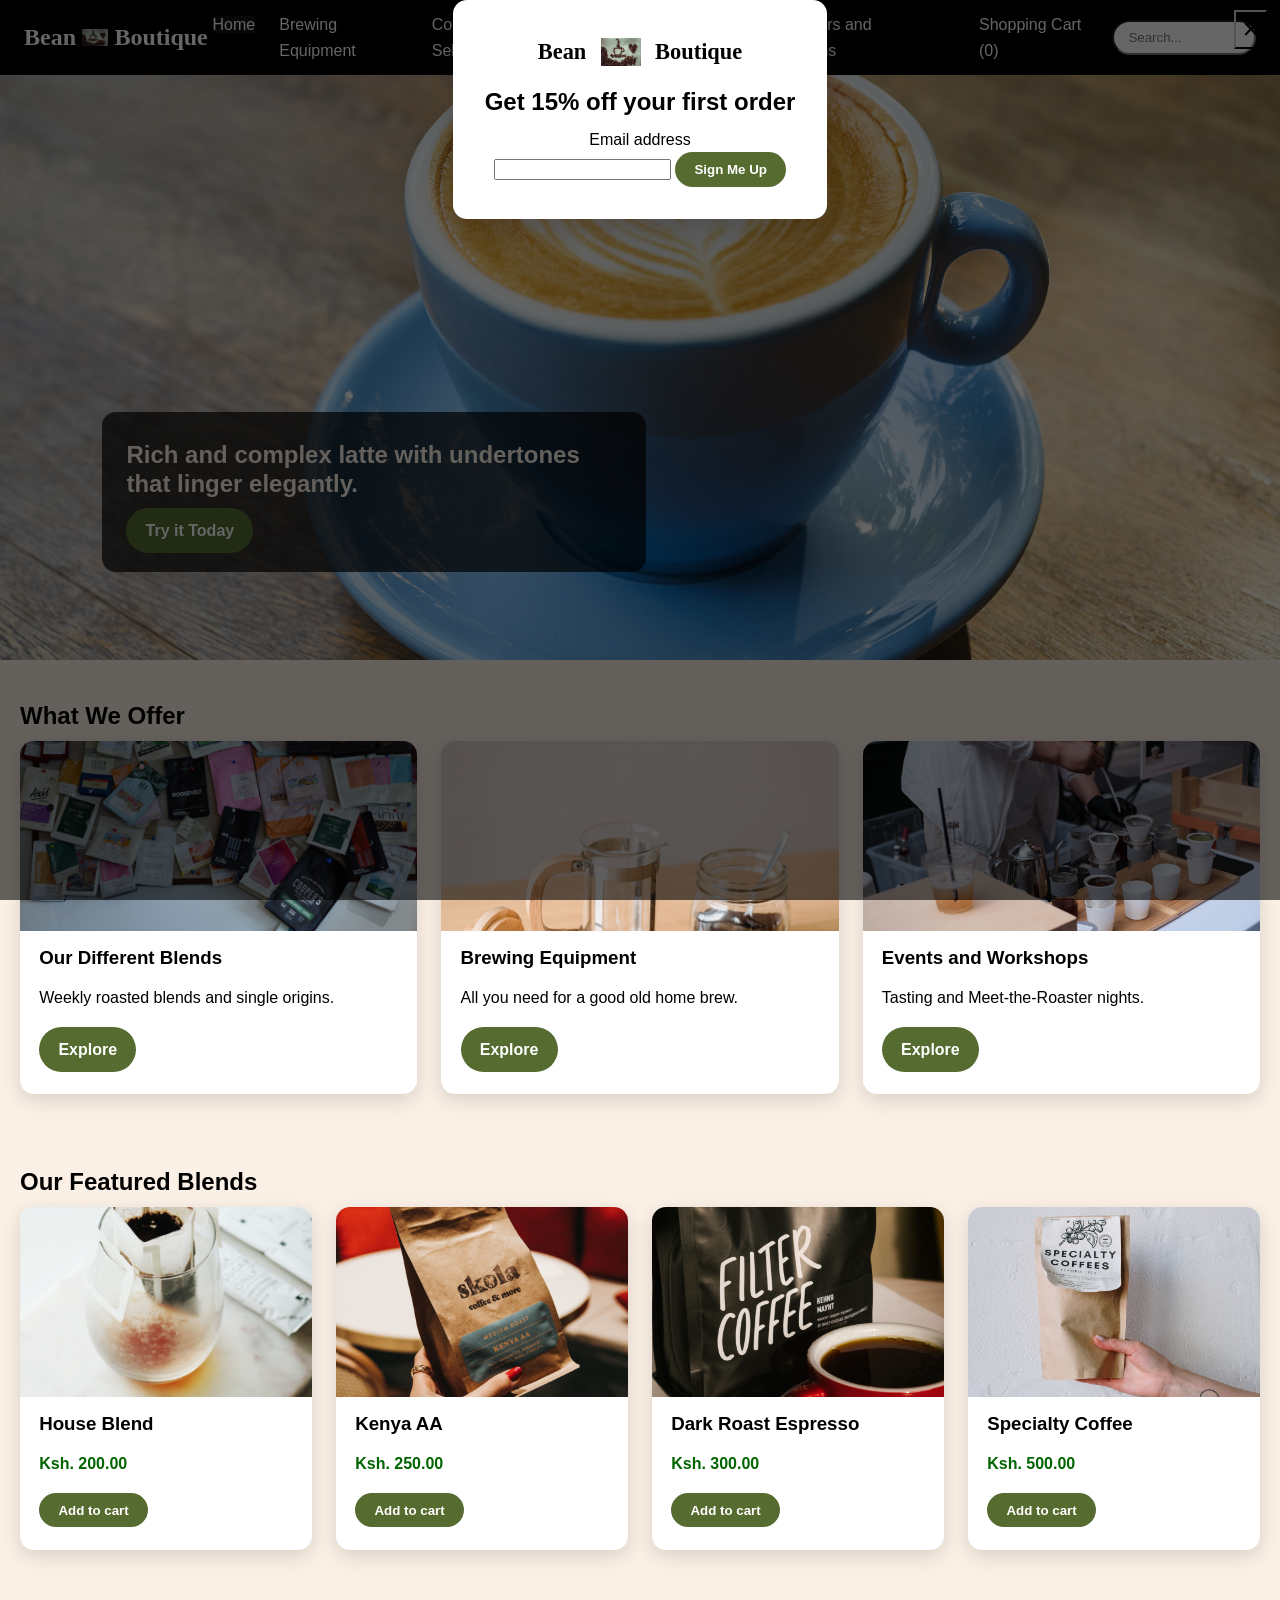
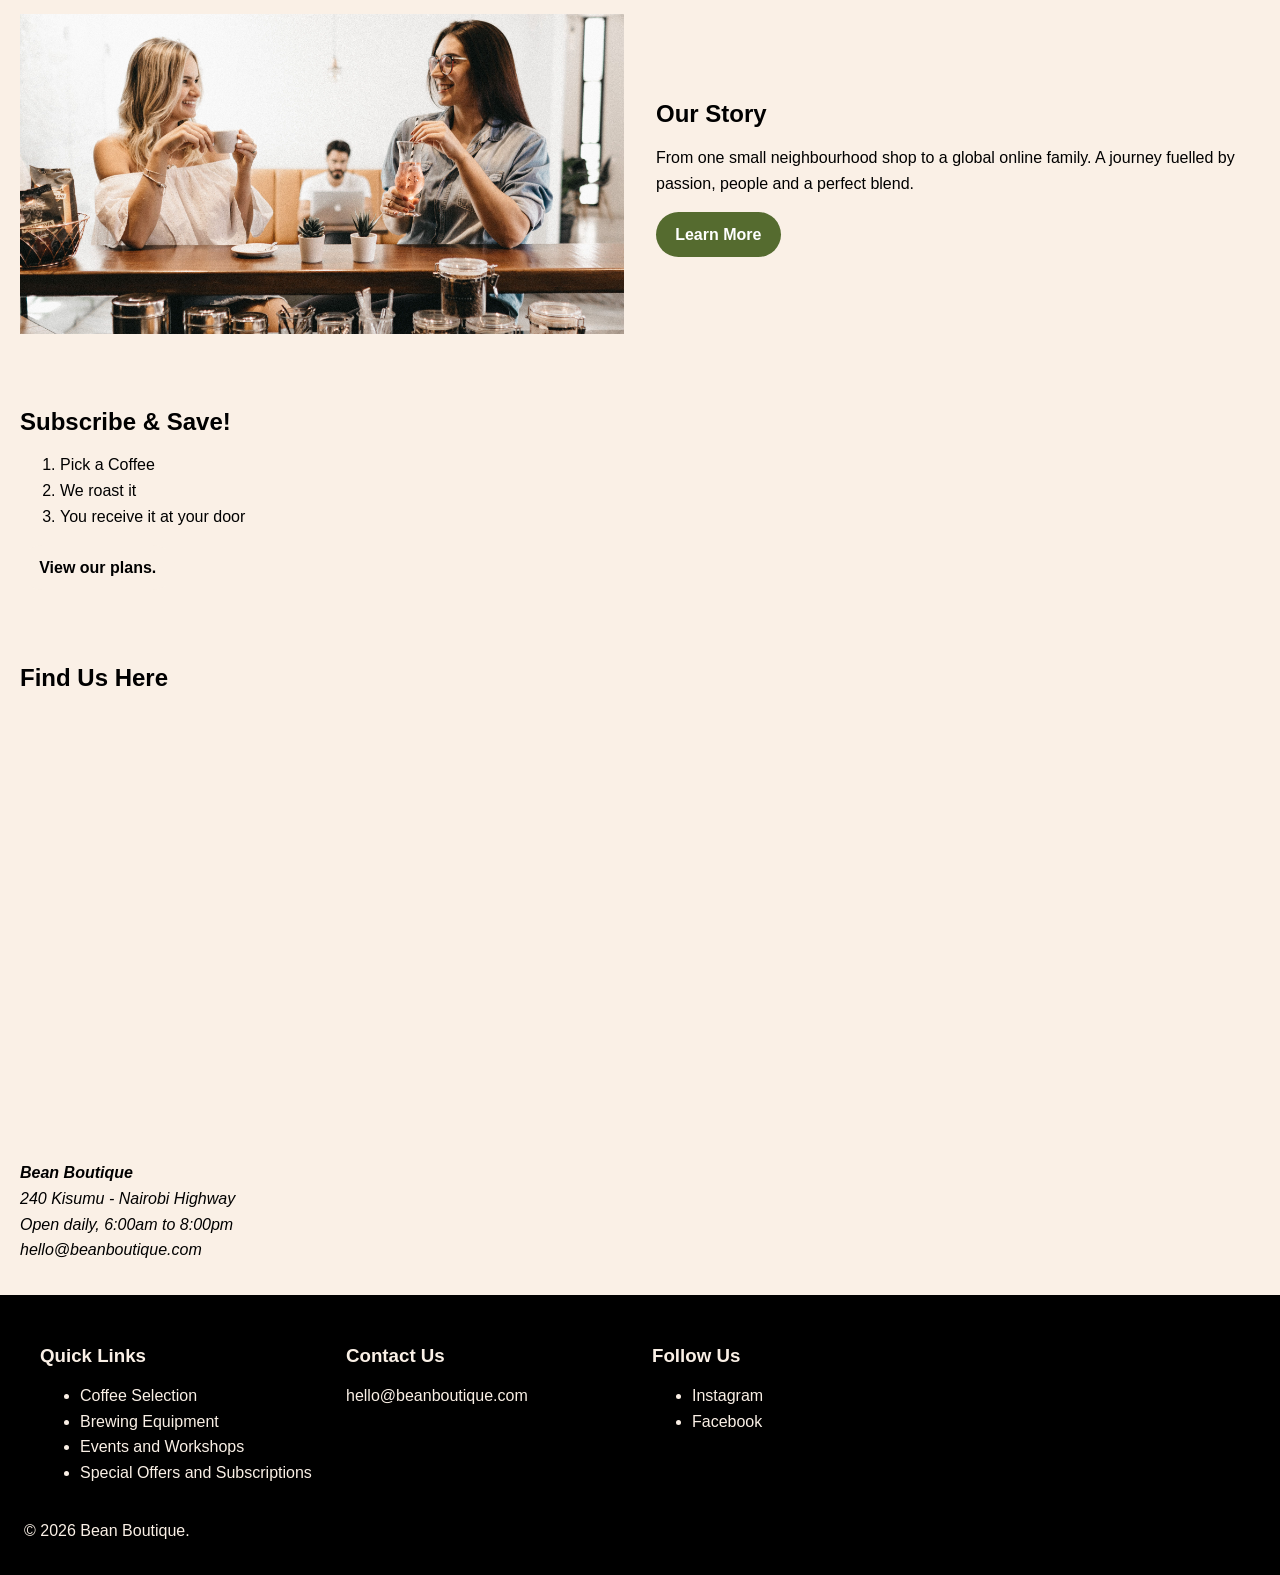
<file: index.html>
<!DOCTYPE html>
<html lang="en">
<head>
    <meta charset="UTF-8">
    <meta name="viewport" content="width=device-width, initial-scale=1.0">
    <title>Bean Boutique | Freshly Roasted. Enjoyed Together.</title>
    <link rel="stylesheet" href="style.css">
    <script src="main.js" defer></script>
</head>
<body>
    <header class="site-header">
    <a class="logo" href="index.html" aria-label="Bean Boutique home">
        Bean
       <img class="logo-bean" src="Images/coffee_bean.jpg" alt="">
        Boutique
    </a>

    <button class="menu-toggle" id="menuToggle" aria-expanded="false" aria-controls="mainNav">Menu</button>

    <!--This is the main navigation bar containing the links to the 6 pages-->
    <nav id="mainNav" class="main-nav" aria-label="Main navigation">
        <ul>
            <!--The "current" class has been used to highlight the page on which the visitor is on-->
            <li><a href=" index.html " class="current" aria-current="page">Home</a></li>
            <li><a href="brewing_equipment.html">Brewing Equipment</a></li>
            <li><a href="coffee_selection.html">Coffee Selection</a></li>
            <li><a href="events_workshops.html">Events and Workshops</a></li>
            <li><a href="offers_subscriptions.html">Special Offers and Subscriptions</a></li>
            <li><a href="shopping_cart.html">Shopping Cart (<span id="cartCount">0</span>)</a></li>
        </ul>
    </nav>

    <!--This is division class is an on-page search box-->
    <div class="search-box">
        <label for="pageSearch" class="visually-hidden">Search</label>
        <input type="search" id="pageSearch" placeholder="Search...">
    </div>
</header>

<!--Main content for the index page-->
<main>
    <!--A hero slideshow featuring events and products-->
    <section class="hero" aria-label="Our Products and Events">
    <!--Slide 1: welcome message-->
    <div class="slide active"> 
        <img src="Images/coffee_beans_in_a_cup.jpg" alt="Freshly roasted coffee beans!">
        <div class="slide-text">
            <h1>Freshly Roasted. Enjoyed Together.</h1>
            <a class="btn" href="coffee_selection.html">Shop our Bright, Bold, Unforgettable Coffee </a>
            <a class="btn btn-light" href="events_workshops.html">Get an Invite to Our Upcoming Events</a>
        </div>
    </div>

    <!--Slide 2: Our featured products-->
    <div class="slide">
        <img src="Images/latte_coffee.jpg" alt="A latte with love art">
        <div class="slide-text">
            <h2>Rich and complex latte with undertones that linger elegantly.</h2>
            <a class="btn" href="coffee_selection.html">Try it Today</a>
        </div>
    </div>

    <!--Slide 3: Our Upcoming Events-->
    <div class="slide">
        <img src="Images/coffee_tasting.jpg" alt="People at one of our coffee tasting workshops">
        <div class="slide-text">
            <h2>Join Us for Our Next Kenya AA Tasting</h2>
            <a class="btn" href="events_workshops.html">Reserve Your Seat.</a>
        </div>
    </div>


    <!--Previous and next arrows work with either a mouse or keyboard navigation keys-->
    <button class="slide-btn prev" id="prevSlide" aria-label="Previous slide">&#10094;</button>
    <button class="slide-btn next" id="nextSlide" aria-label="Next slide">&#10095;</button>
</section>

<!--Section 1: What we Offer at Bean Boutique-->
<section class="section">
    <h2>What We Offer</h2>
    <div class="grid grid-3">
        <!--Card 1: Our coffee-->
        <article class="card searchable">
            <img src="Images/coffee_bags.jpg" alt="Bean Boutique coffee satchets.">
            <div class="card-body">
                <h3>Our Different Blends</h3>
                <p>Weekly roasted blends and single origins.</p>
                <a class="btn" href="coffee_selection.html">Explore</a>
            </div>
        </article>

        <!--Card 2: Our Brewing Equipment-->
        <article class="card searchable">
            <img src="Images/french_press.jpg" alt="A French Press brewing equipment">
            <div class="card-body">
                <h3>Brewing Equipment</h3>
                <p>All you need for a good old home brew.</p>
                <a class="btn" href="brewing_equipment.html">Explore</a>
            </div>
        </article>

        <!--Card 3: Our Events and Workshops-->
        <article class="card searchable">
            <img src="Images/brewing_class.jpg" alt="A barista leading a brewing class">
            <div class="card-body">
                <h3>Events and Workshops</h3>
                <p>Tasting and Meet-the-Roaster nights.</p>
                <a class="btn" href="events_workshops.html">Explore</a>
            </div>
        </article>
    </div>
</section>

<!--Section 2: Our Featured Blends-->
<section class="section section-alt">
    <h2>Our Featured Blends</h2>
    <div class="grid grid-4">
        <!--First product-->
        <article class="card searchable">
            <img src="Images/blend_bag.jpg" alt="Our House Blend Coffee Bag.">
            <div class="card-body">
                <h3>House Blend</h3>
                <p class="price">Ksh. 200.00</p>
                <button class="btn add-to-cart" data-name="House Blend" data-price="200.00">Add to cart</button>
            </div>
            
        </article>

        <!--Second product-->
        <article class="card searchable">
            <img src="Images/Kenya_AA.jpg" alt="Our Kenya AA Coffee Bag.">
            <div class="card-body">
                <h3>Kenya AA</h3>
                <p class="price">Ksh. 250.00</p>
                <button class="btn add-to-cart" data-name="Kenya AA" data-price="250.00">Add to cart</button>
            </div>
            
        </article>

        <!--Third product-->
        <article class="card searchable">
            <img src="Images/Dark_Roast.jpg" alt="Our Dark Roast Espresso Coffee Bag.">
            <div class="card-body">
                <h3>Dark Roast Espresso</h3>
                <p class="price">Ksh. 300.00</p>
                <button class="btn add-to-cart" data-name="Dark Roast Espresso" data-price="300.00">Add to cart</button>
            </div>
            
        </article>

        <!--Fourth product-->
        <article class="card searchable">
            <img src="Images/specialty_coffee.jpg" alt="Our Specialty Coffee Bag.">
            <div class="card-body">
                <h3>Specialty Coffee</h3>
                <p class="price">Ksh. 500.00</p>
                <button class="btn add-to-cart" data-name="Specialty Coffee" data-price="500.00">Add to cart</button>
            </div>
            
        </article>
    </div>
</section>

<!--Section 3: Our Incredible Story-->
<section class="section">
    <div class="story searchable">
        <img src="Images/people_enjoying_coffee.jpg" alt="Friends having coffee.">
        <div>
            <h2>Our Story</h2>
            <p>From one small neighbourhood shop to a global online family. A journey fuelled by passion, people and a perfect blend. </p>
            <a class="btn" href="index.html">Learn More</a>
        </div>
    </div>
</section>

<!--Section 4: Subscribe and Save Banner-->
<section class="section banner">
    <h2>Subscribe & Save!</h2>
    <ol class="steps">
        <li>Pick a Coffee</li>
        <li>We roast it</li>
        <li>You receive it at your door</li>
    </ol>
    <a class="btn btn-light" href="offers_subscriptions.html">View our plans.</a>
</section>

<!--Section 5: Find us here-->
<section class="section">
    <h2>Find Us Here</h2>
    <div class="find-us-here">
        <iframe
            title="Map to Bean Boutique Location"
            src="https://www.google.com/maps?q=Kisumu&output=embed"
            loading="lazy"
            allowfullscreen
            style="border: 0;"
            height="450"
            width="600">
        </iframe>

        <!--Bean Boutique Contact details-->
        <address>
            <strong>Bean Boutique</strong> <br>
            240 Kisumu - Nairobi Highway <br>
            Open daily, 6:00am to 8:00pm <br>
            <a href="mailto:hello@beanboutique.com">hello@beanboutique.com</a>
        </address>
    </div>
</section>
</main>

<!--Footer-->
<footer class="site-footer">
    <div class="footer-grid">
        <!--Column 1 with quick links to the other pages-->
        <div>
            <h3>Quick Links</h3>
            <ul>
                <li><a href="coffee_selection.html">Coffee Selection</a></li>
                <li><a href="brewing_equipment.html">Brewing Equipment</a></li>
                <li><a href="events_workshops.html">Events and Workshops</a></li>
                <li><a href="offers_subscriptions.html">Special Offers and Subscriptions</a></li>
            </ul>
        </div>

        <!--Column 2 with Bean Boutique's Contact Details-->
        <div>
            <h3>Contact Us</h3>
            <p>hello@beanboutique.com</p>
        </div>

        <!--Column 3 with Social Media Links-->
        <div>
            <h3>Follow Us</h3>
            <ul>
                <li><a href="#beanboutique">Instagram</a></li>
                <li><a href="#beanboutique">Facebook</a></li>
            </ul>
        </div>
    </div>
    <p>&copy; 2026 Bean Boutique.</p>
</footer>

<!--Modal Popoup for every first time visit-->
<div class="modal" id="welcomeModal" role="dialog" aria-modal="true" aria-labelledby="modalTitle">
    <div class="modal-box">
        <button class="modal-close" id="closeModal" aria-label="Close popup">&times;</button>

        <a class="logo" href="index.html" aria-label="Bean Boutique home">
        Bean
       <img class="logo-bean" src="Images/coffee_bean.jpg" alt="">
        Boutique
        </a>
        
        <h2 id="modalTitle"> Get 15% off your first order</h2>
        <form action="mailto:hello@beanboutique.com" method="post" enctype="text/plain">
            <label for="modalEmail">Email address</label> <br>
            <input type="email" id="modalEmail" name="email" required> 
            <button type="submit" class="btn">Sign Me Up</button>
        </form>
    </div>
</div>
</body>
</html>
</file>
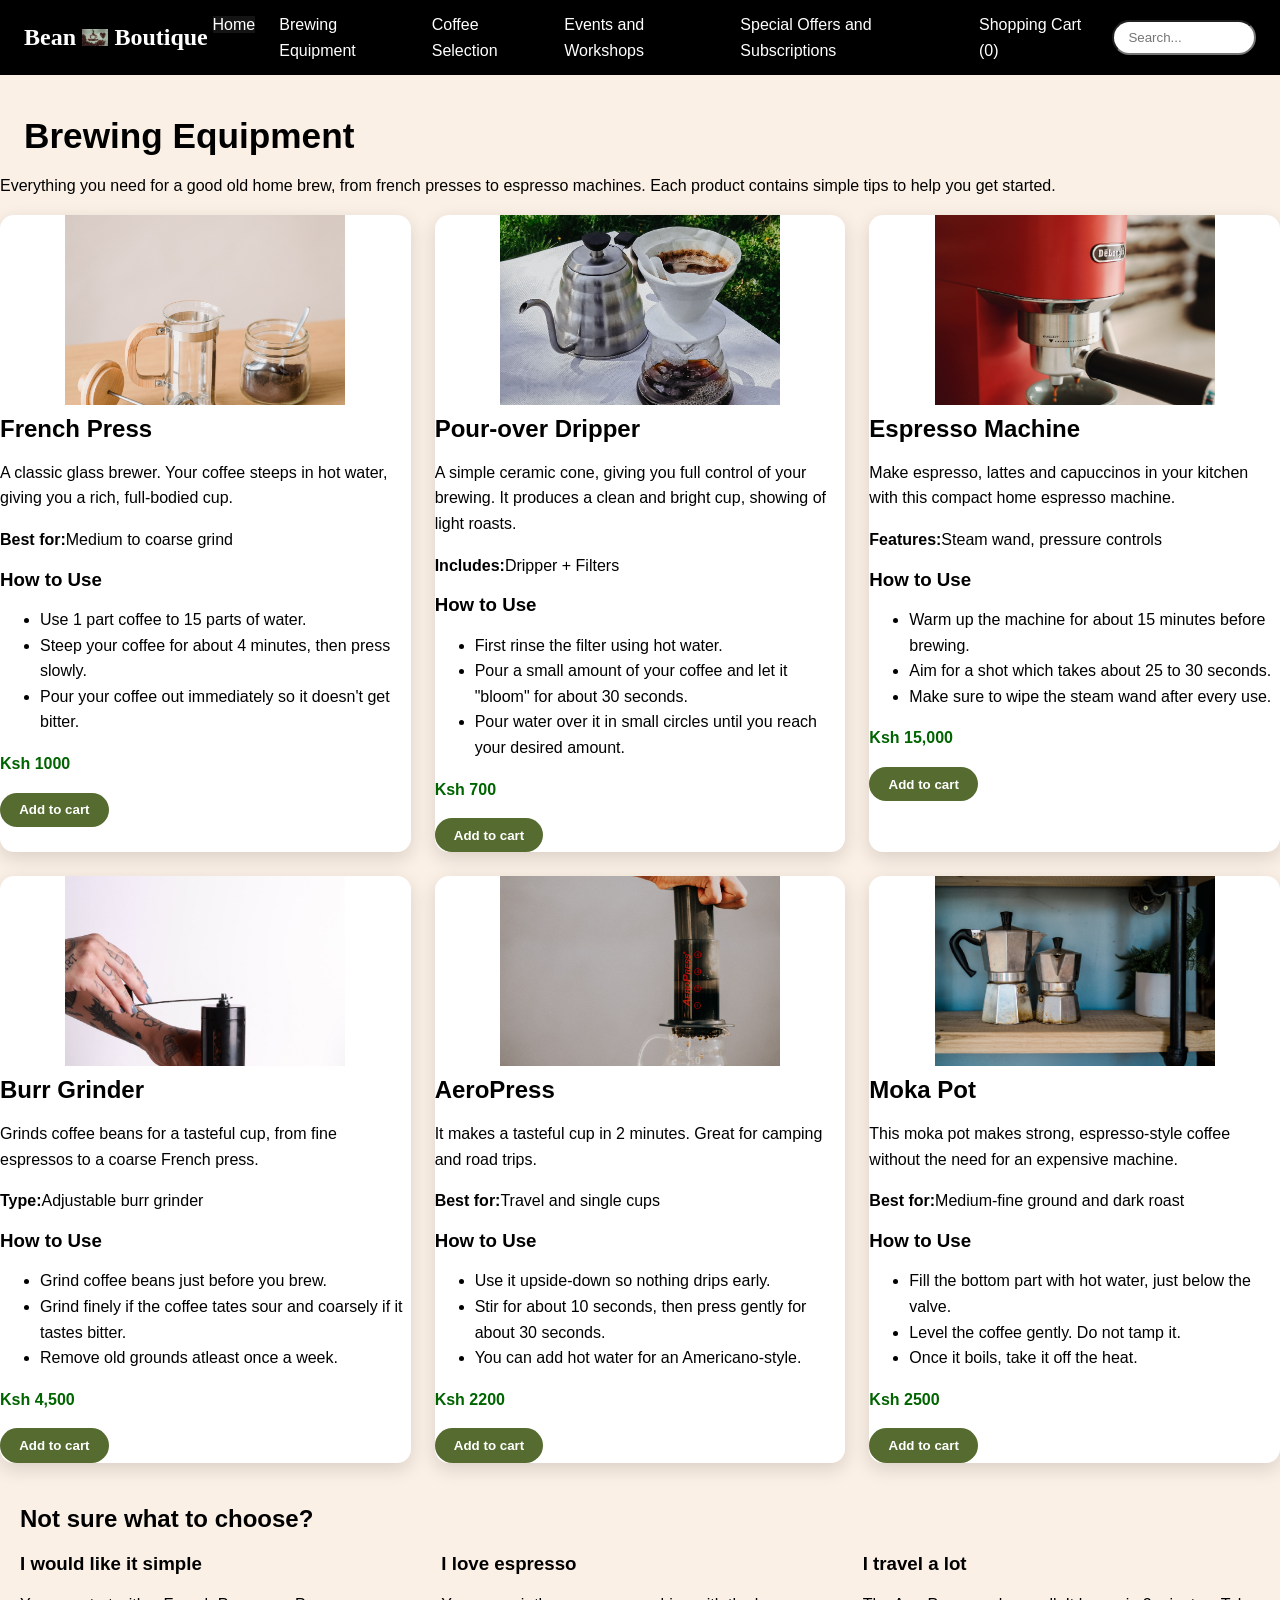
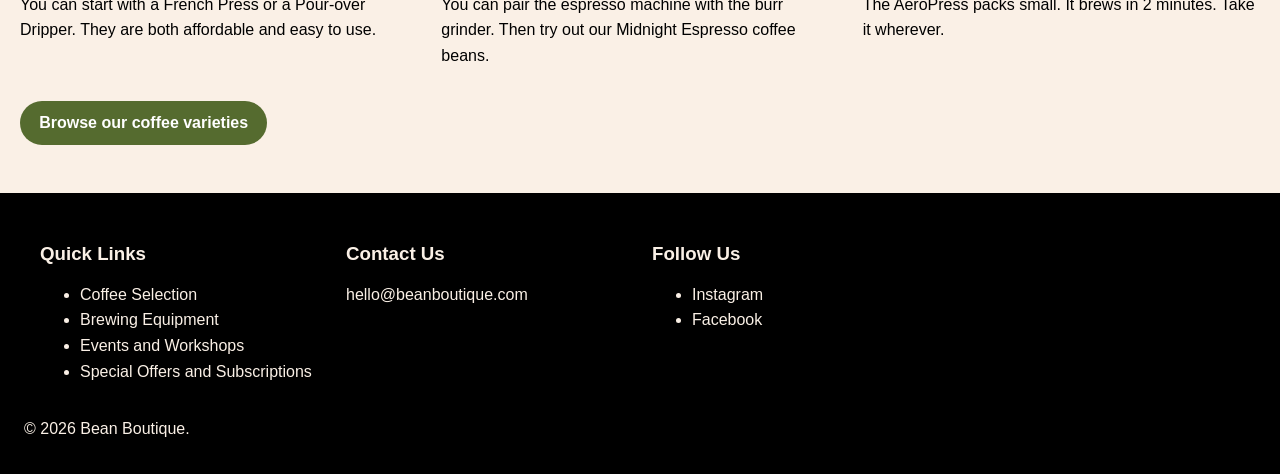
<file: brewing_equipment.html>
<!DOCTYPE html>
<html lang="en">
<head>
    <meta charset="UTF-8">
    <meta name="viewport" content="width=device-width, initial-scale=1.0">
    <meta name="description" content="Bean Boutique's brewing equipment, containing detailed descriptions and usage tips.">
    <title>Brewing Equipment | Bean Boutique</title>
    <link rel="stylesheet" href="style.css">
    <script src="main.js" defer></script>
</head>
<body>
    <header class="site-header">
    <a class="logo" href="index.html" aria-label="Bean Boutique home">
        Bean
       <img class="logo-bean" src="Images/coffee_bean.jpg" alt="">
        Boutique
    </a>

    <button class="menu-toggle" id="menuToggle" aria-expanded="false" aria-controls="mainNav">Menu</button>

    <!--This is the main navigation bar containing the links to the 6 pages-->
    <nav id="mainNav" class="main-nav" aria-label="Main navigation">
        <ul>
            <!--The "current" class has been used to highlight the page on which the visitor is on-->
            <li><a href=" index.html " class="current" aria-current="page">Home</a></li>
            <li><a href="brewing_equipment.html">Brewing Equipment</a></li>
            <li><a href="coffee_selection.html">Coffee Selection</a></li>
            <li><a href="events_workshops.html">Events and Workshops</a></li>
            <li><a href="offers_subscriptions.html">Special Offers and Subscriptions</a></li>
            <li><a href="shopping_cart.html">Shopping Cart (<span id="cartCount">0</span>)</a></li>
        </ul>
    </nav>

    <!--This is division class is an on-page search box-->
    <div class="search-box">
        <label for="pageSearch" class="visually-hidden">Search</label>
        <input type="search" id="pageSearch" placeholder="Search...">
    </div>
</header>

<main>

    <!--Brewing Equipment page heading-->
    <h1 class="page-title">Brewing Equipment</h1>
    <p class="page-intro">Everything you need for a good old home brew, from french presses to espresso machines. Each product contains simple tips to help you get started.</p>

    <!--Section 1 containing equipment catalogue with usage tips and details-->
    <div class="equipment-list">
        <div class="grid grid-3">

            <!--The first product: A French Press-->
            <article class="equipment-card">
                <img src="Images/french_press.jpg" alt="A glass French press">
                <div class="info">
                    <h2>French Press</h2>
                    <p>A classic glass brewer. Your coffee steeps in hot water, giving you a rich, full-bodied cup.</p>
                    <p><strong>Best for:</strong>Medium to coarse grind</p>
                    
                    <div class="tips">
                        <h3>How to Use</h3>
                        <ul>
                            <li>Use 1 part coffee to 15 parts of water.</li>
                            <li>Steep your coffee for about 4 minutes, then press slowly.</li>
                            <li>Pour your coffee out immediately so it doesn't get bitter.</li>
                        </ul>
                    </div>
                    <p class="price">Ksh 1000</p>
                    <button class="btn add-to-cart" data-name="French Press" data-price="1000">Add to cart</button>
                </div>
            </article>


            <!--The second product: A Pour over Dripper-->
            <article class="equipment-card">
                <img src="Images/pour-over-dripper.jpg" alt="A ceramic pour-over dripper">
                <div class="info">
                    <h2>Pour-over Dripper</h2>
                    <p>A simple ceramic cone, giving you full control of your brewing. It produces a clean and bright cup, showing of light roasts.</p>
                    <p><strong>Includes:</strong>Dripper + Filters</p>
                    
                    <div class="tips">
                        <h3>How to Use</h3>
                        <ul>
                            <li>First rinse the filter using hot water.</li>
                            <li>Pour a small amount of your coffee and let it "bloom" for about 30 seconds.</li>
                            <li>Pour water over it in small circles until you reach your desired amount.</li>
                        </ul>
                    </div>
                    <p class="price">Ksh 700</p>
                    <button class="btn add-to-cart" data-name="Pour-over Dripper" data-price="700">Add to cart</button>
                </div>
            </article>

            <!--The third product: An Espresso machine-->
            <article class="equipment-card">
                <img src="Images/espresso_machine.jpg" alt="A home espresso machine">
                <div class="info">
                    <h2>Espresso Machine</h2>
                    <p>Make espresso, lattes and capuccinos in your kitchen with this compact home espresso machine.</p>
                    <p><strong>Features:</strong>Steam wand, pressure controls</p>
                    
                    <div class="tips">
                        <h3>How to Use</h3>
                        <ul>
                            <li>Warm up the machine for about 15 minutes before brewing.</li>
                            <li>Aim for a shot which takes about 25 to 30 seconds.</li>
                            <li>Make sure to wipe the steam wand after every use.</li>
                        </ul>
                    </div>
                    <p class="price">Ksh 15,000</p>
                    <button class="btn add-to-cart" data-name="Espresso Machine" data-price="15000">Add to cart</button>
                </div>
            </article>


            <!--The fourth product: A Burr Grinder-->
            <article class="equipment-card">
                <img src="Images/burr-grinder.jpg" alt="A black burr coffee grinder">
                <div class="info">
                    <h2>Burr Grinder</h2>
                    <p>Grinds coffee beans for a tasteful cup, from fine espressos to a coarse French press.</p>
                    <p><strong>Type:</strong>Adjustable burr grinder</p>
                    <div class="tips">
                        <h3>How to Use</h3>
                        <ul>
                            <li>Grind coffee beans just before you brew.</li>
                            <li>Grind finely if the coffee tates sour and coarsely if it tastes bitter.</li>
                            <li>Remove old grounds atleast once a week.</li>
                        </ul>
                    </div>
                    <p class="price">Ksh 4,500</p>
                    <button class="btn add-to-cart" data-name="Burr Grinder" data-price="4500">Add to cart</button>
                </div>
            </article>


            <!--The fifth product: An AeroPress-->
            <article class="equipment-card">
                <img src="Images/aero_press.jpg" alt="An AeroPress coffee maker">
                <div class="info">
                    <h2>AeroPress</h2>
                    <p>It makes a tasteful cup in 2 minutes. Great for camping and road trips.</p>
                    <p><strong>Best for:</strong>Travel and single cups</p>
        
                    <div class="tips">
                        <h3>How to Use</h3>
                        <ul>
                            <li>Use it upside-down so nothing drips early.</li>
                            <li>Stir for about 10 seconds, then press gently for about 30 seconds.</li>
                            <li>You can add hot water for an Americano-style.</li>
                        </ul>
                    </div>
                    <p class="price">Ksh 2200</p>
                    <button class="btn add-to-cart" data-name="AeroPress" data-price="2200">Add to cart</button>
                </div>
            </article>


            <!--The sixth product: An Moka pot-->
            <article class="equipment-card">
                <img src="Images/moka-pot.jpg" alt="A stovetop moka pot">
                <div class="info">
                    <h2>Moka Pot</h2>
                    <p>This moka pot makes strong, espresso-style coffee without the need for an expensive machine.</p>
                    <p><strong>Best for:</strong>Medium-fine ground and dark roast</p>
                    
                    <div class="tips">
                        <h3>How to Use</h3>
                        <ul>
                            <li>Fill the bottom part with hot water, just below the valve.</li>
                            <li>Level the coffee gently. Do not tamp it.</li>
                            <li>Once it boils, take it off the heat.</li>
                        </ul>
                    </div>
                    <p class="price">Ksh 2500</p>
                    <button class="btn add-to-cart" data-name="Moka pot" data-price="2500">Add to cart</button>
                </div>
            </article>
        </div>

        <p class="no-results" id="noResults" role="status" hidden>No equipment matches your search</p>
    </div>


    <!--A short guide to help customers to choose. I t also links to the coffee selection page-->
    <section class="section section-alt">
        <h2>Not sure what to choose?</h2>
        <div class="grid grid-3">
            <div class="help-box">
                <h3>I would like it simple</h3>
                <p>You can start with a French Press or a Pour-over Dripper. They are both affordable and easy to use.</p>
            </div>

            <div class="help-box">
                <h3>I love espresso</h3>
                <p>You can pair the espresso machine with the burr grinder. Then try out our Midnight Espresso coffee beans.</p>
            </div>

            <div class="help-box">
                <h3>I travel a lot</h3>
                <p>The AeroPress packs small. It brews in 2 minutes. Take it wherever.</p>
            </div>
        </div>

        <p><a class="btn" href="coffee_selection.html">Browse our coffee varieties</a></p>
    </section>
</main>

<!--A footer, shared across all the 6 pages-->
<footer class="site-footer">
    <div class="footer-grid">
        <!--Column 1 with quick links to the other pages-->
        <div>
            <h3>Quick Links</h3>
            <ul>
                <li><a href="coffee_selection.html">Coffee Selection</a></li>
                <li><a href="brewing_equipment.html">Brewing Equipment</a></li>
                <li><a href="events_workshops.html">Events and Workshops</a></li>
                <li><a href="offers_subscriptions.html">Special Offers and Subscriptions</a></li>
            </ul>
        </div>

        <!--Column 2 with Bean Boutique's Contact Details-->
        <div>
            <h3>Contact Us</h3>
            <p>hello@beanboutique.com</p>
        </div>

        <!--Column 3 with Social Media Links-->
        <div>
            <h3>Follow Us</h3>
            <ul>
                <li><a href="#beanboutique">Instagram</a></li>
                <li><a href="#beanboutique">Facebook</a></li>
            </ul>
        </div>
    </div>
    <p>&copy; 2026 Bean Boutique.</p>
</footer>
    
</body>
</html>
</file>
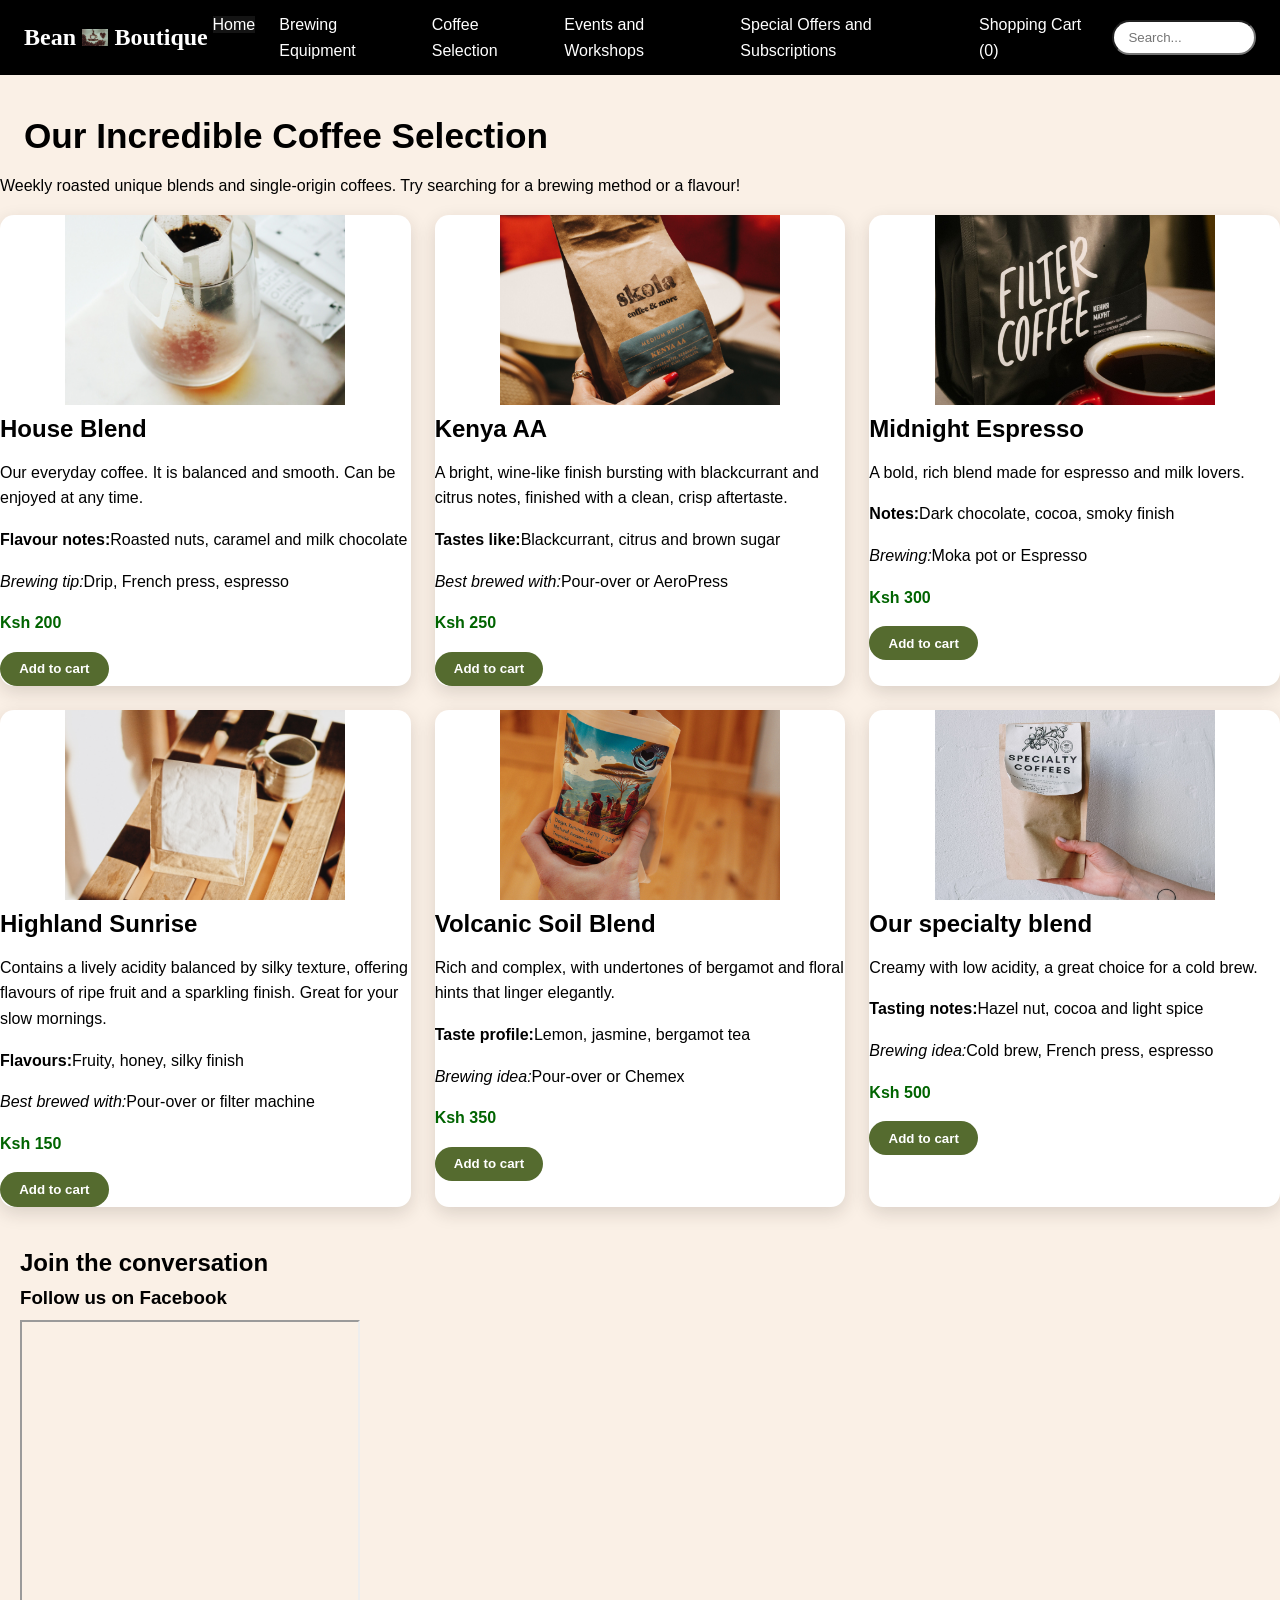
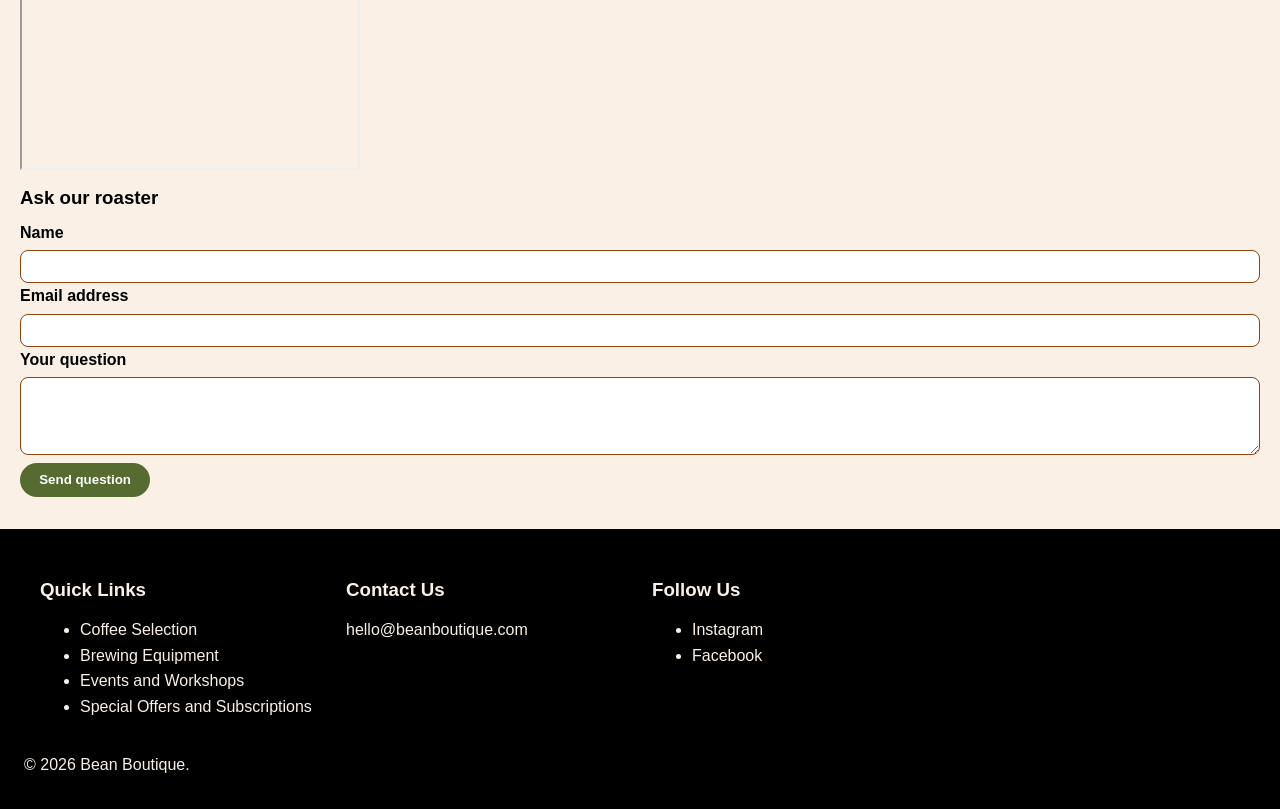
<file: coffee_selection.html>
<!DOCTYPE html>
<html lang="en">
<head>
    <meta charset="UTF-8">
    <meta name="viewport" content="width=device-width, initial-scale=1.0">
    <meta name="description" content="Browse our unique blends and single origins, with brewing methods and tasting notes.">
    <title>Coffee Selection | Bean Boutique</title>
    <link rel="stylesheet" href="style.css">
    <script src="main.js" defer></script>
</head>
<body>
    <header class="site-header">
    <a class="logo" href="index.html" aria-label="Bean Boutique home">
        Bean
       <img class="logo-bean" src="Images/coffee_bean.jpg" alt="">
        Boutique
    </a>

    <button class="menu-toggle" id="menuToggle" aria-expanded="false" aria-controls="mainNav">Menu</button>

    <!--This is the main navigation bar containing the links to the 6 pages-->
    <nav id="mainNav" class="main-nav" aria-label="Main navigation">
        <ul>
            <!--The "current" class has been used to highlight the page on which the visitor is on-->
            <li><a href=" index.html " class="current" aria-current="page">Home</a></li>
            <li><a href="brewing_equipment.html">Brewing Equipment</a></li>
            <li><a href="coffee_selection.html">Coffee Selection</a></li>
            <li><a href="events_workshops.html">Events and Workshops</a></li>
            <li><a href="offers_subscriptions.html">Special Offers and Subscriptions</a></li>
            <li><a href="shopping_cart.html">Shopping Cart (<span id="cartCount">0</span>)</a></li>
        </ul>
    </nav>

    <!--This division class is an on-page search box-->
    <div class="search-box">
        <label for="pageSearch" class="visually-hidden">Search</label>
        <input type="search" id="pageSearch" placeholder="Search...">
    </div>
</header>

<!--Main content of the coffee selection page-->

<main>
    <h1 class="page-title">Our Incredible Coffee Selection</h1>
    <p class="page-intro">Weekly roasted unique blends and single-origin coffees. Try searching for a brewing method or a flavour!</p>

    <!--Section 1: Our Coffee Catalogue starts here-->

    <section class="coffee-list" aria-label="Coffee Catalogue">
        <div class="grid grid-3" id="catalogue">
            <article class="coffee-card">
                <img src="Images/blend_bag.jpg" alt="Our House Blend Coffee Bag">
                <div class="card-info">
                    <h2 class="card-title">House Blend</h2>
                    <p class="In-house blend | Medium roast"></p>
                    <p>Our everyday coffee. It is balanced and smooth. Can be enjoyed at any time.</p>
                    <p><strong>Flavour notes:</strong>Roasted nuts, caramel and milk chocolate</p>
                    <p><em>Brewing tip:</em>Drip, French press, espresso</p>
                
                    <p class="price">Ksh 200</p>
                    <button class="btn add-to-cart" data-name="House Blend" data-price="200">Add to cart</button>
                </div>
            </article>


            <article class="coffee-card">
                <img src="Images/Kenya_AA.jpg" alt="Kenya AA Coffee Bag">
                <div class="info">
                    <h2>Kenya AA</h2>
                    <p class="Single origin | Light-medium roast"></p>
                    <p>A bright, wine-like finish bursting with blackcurrant and citrus notes, finished with a clean, crisp aftertaste.</p>
                    <p><strong>Tastes like:</strong>Blackcurrant, citrus and brown sugar</p>
                    <p><em>Best brewed with:</em>Pour-over or AeroPress</p>
            
                    <p class="price">Ksh 250</p>
                    <button class="btn add-to-cart" data-name="Kenya AA" data-price="Ksh 250">Add to cart</button>
                </div>
            </article>


            <article class="coffee-card">
                <img src="Images/Dark_Roast.jpg" alt="Midnight Espresso Coffee Bag">
                <div class="info">
                    <h2>Midnight Espresso</h2>
                    <p class="Blend | Dark roast"></p>
                    <p>A bold, rich blend made for espresso and milk lovers.</p>
                    <p><strong>Notes:</strong>Dark chocolate, cocoa, smoky finish</p>
                    <p><em>Brewing:</em>Moka pot or Espresso</p>
                    <p class="price">Ksh 300</p>
                    <button class="btn add-to-cart" data-name="Midnight Espresso" data-price="Ksh 300">Add to cart</button>
                </div>
            </article>


            <article class="coffee-card">
                <img src="Images/highland_sunrise.jpg" alt="Highland Sunrise Coffee Bag">
                <div class="info">
                    <h2>Highland Sunrise</h2>
                    <p>Contains a lively acidity balanced by silky texture, offering flavours of ripe fruit and a sparkling finish. Great for your slow mornings.</p>
                    <p><strong>Flavours:</strong>Fruity, honey, silky finish</p>
                    <p><em>Best brewed with:</em>Pour-over or filter machine</p>
                    <p class="price">Ksh 150</p>
                    <button class="btn add-to-cart" data-name="Highland Sunrise" data-price="Ksh 150">Add to cart</button>
                </div>
            </article>


            <article class="coffee-card">
                <img src="Images/volcanic_soil.jpg" alt="Volcanic Soil Blend Coffee Bag">
                <div class="info">
                    <h2>Volcanic Soil Blend</h2>
                    <p>Rich and complex, with undertones of bergamot and floral hints that linger elegantly.</p>
                    <p><strong>Taste profile:</strong>Lemon, jasmine, bergamot tea</p>
                    <p><em>Brewing idea:</em>Pour-over or Chemex</p>
                    <p class="price">Ksh 350</p>
                    <button class="btn add-to-cart" data-name="Volcanic Soil Blend" data-price="Ksh 350">Add to cart</button>
                </div>
            </article>


            <article class="coffee-card">
                <img src="Images/specialty_coffee.jpg" alt="Specialty Coffee Bag">
                <div class="info">
                    <h2>Our specialty blend</h2>
                    <p>Creamy with low acidity, a great choice for a cold brew.</p>
                    <p><strong>Tasting notes:</strong>Hazel nut, cocoa and light spice</p>
                    <p><em>Brewing idea:</em>Cold brew, French press, espresso</p>
                    <p class="price">Ksh 500</p>
                    <button class="btn add-to-cart" data-name="Volcanic Soil Blend" data-price="Ksh 500">Add to cart</button>
                </div>
            </article>

        </div>

        <p class="no-results" id="noResults" role="status" hidden>No coffees match your search.</p>
    </section>

    <!--Section 2: Plugins section-->
    <section class="section section-alt">
        <h2>Join the conversation</h2>
        <div class="plugin-grid">

            <div class="plugin-box">
                <h3>Follow us on Facebook</h3>
                <iframe
                title="Bean Boutique Facebook page feed"
                src="https://www.facebook.com/plugins/page.php?href=https%3A%2F%2Fwww.facebook.com%2Ffacebook&amp;tabs=timeline&amp;width=340&amp;height=450&amp;small_header=true&amp;adapt_container_width=true&amp;hide_cover=false&amp;show_facepile=false"
                width="340"
                height="450"
                loading="lazy"
                allow="encrypted-media"></iframe>
            </div>

            <div class="plugin-box">
                <h3>Ask our roaster</h3>
                <form class="form" action="mailto:hello@beanboutique.com" method="post" enctype="text/plain">
                    <div class="form-field">
                        <label for="askName">Name</label>
                        <input type="text" id="askName" name="name" required>
                    </div>

                    <div class="form-field">
                        <label for="askEmail">Email address</label>
                        <input type="email" id="askEmail" name="email" required>
                    
                    </div>

                    <div class="form-field">
                        <label for="askQuestion">Your question</label>
                        <textarea name="question" id="askQuestion" rows="4" required></textarea>
                    </div>

                    <div class="g-recaptcha" data-sitekey="6LeIxAcTAAAAAJcZVRqyHh71UMIEGNQ_MXjiZKhI"></div>
                    <button type="submit" class="btn">Send question</button>
                </form>
            </div>
        </div>
    </section>
</main>


<!--Footer-->
<footer class="site-footer">
    <div class="footer-grid">
        <!--Column 1 with quick links to the other pages-->
        <div>
            <h3>Quick Links</h3>
            <ul>
                <li><a href="coffee_selection.html">Coffee Selection</a></li>
                <li><a href="brewing_equipment.html">Brewing Equipment</a></li>
                <li><a href="events_workshops.html">Events and Workshops</a></li>
                <li><a href="offers_subscriptions.html">Special Offers and Subscriptions</a></li>
            </ul>
        </div>

        <!--Column 2 with Bean Boutique's Contact Details-->
        <div>
            <h3>Contact Us</h3>
            <p>hello@beanboutique.com</p>
        </div>

        <!--Column 3 with Social Media Links-->
        <div>
            <h3>Follow Us</h3>
            <ul>
                <li><a href="#beanboutique">Instagram</a></li>
                <li><a href="#beanboutique">Facebook</a></li>
            </ul>
        </div>
    </div>
    <p>&copy; 2026 Bean Boutique.</p>
</footer>
    
</body>
</html>
</file>
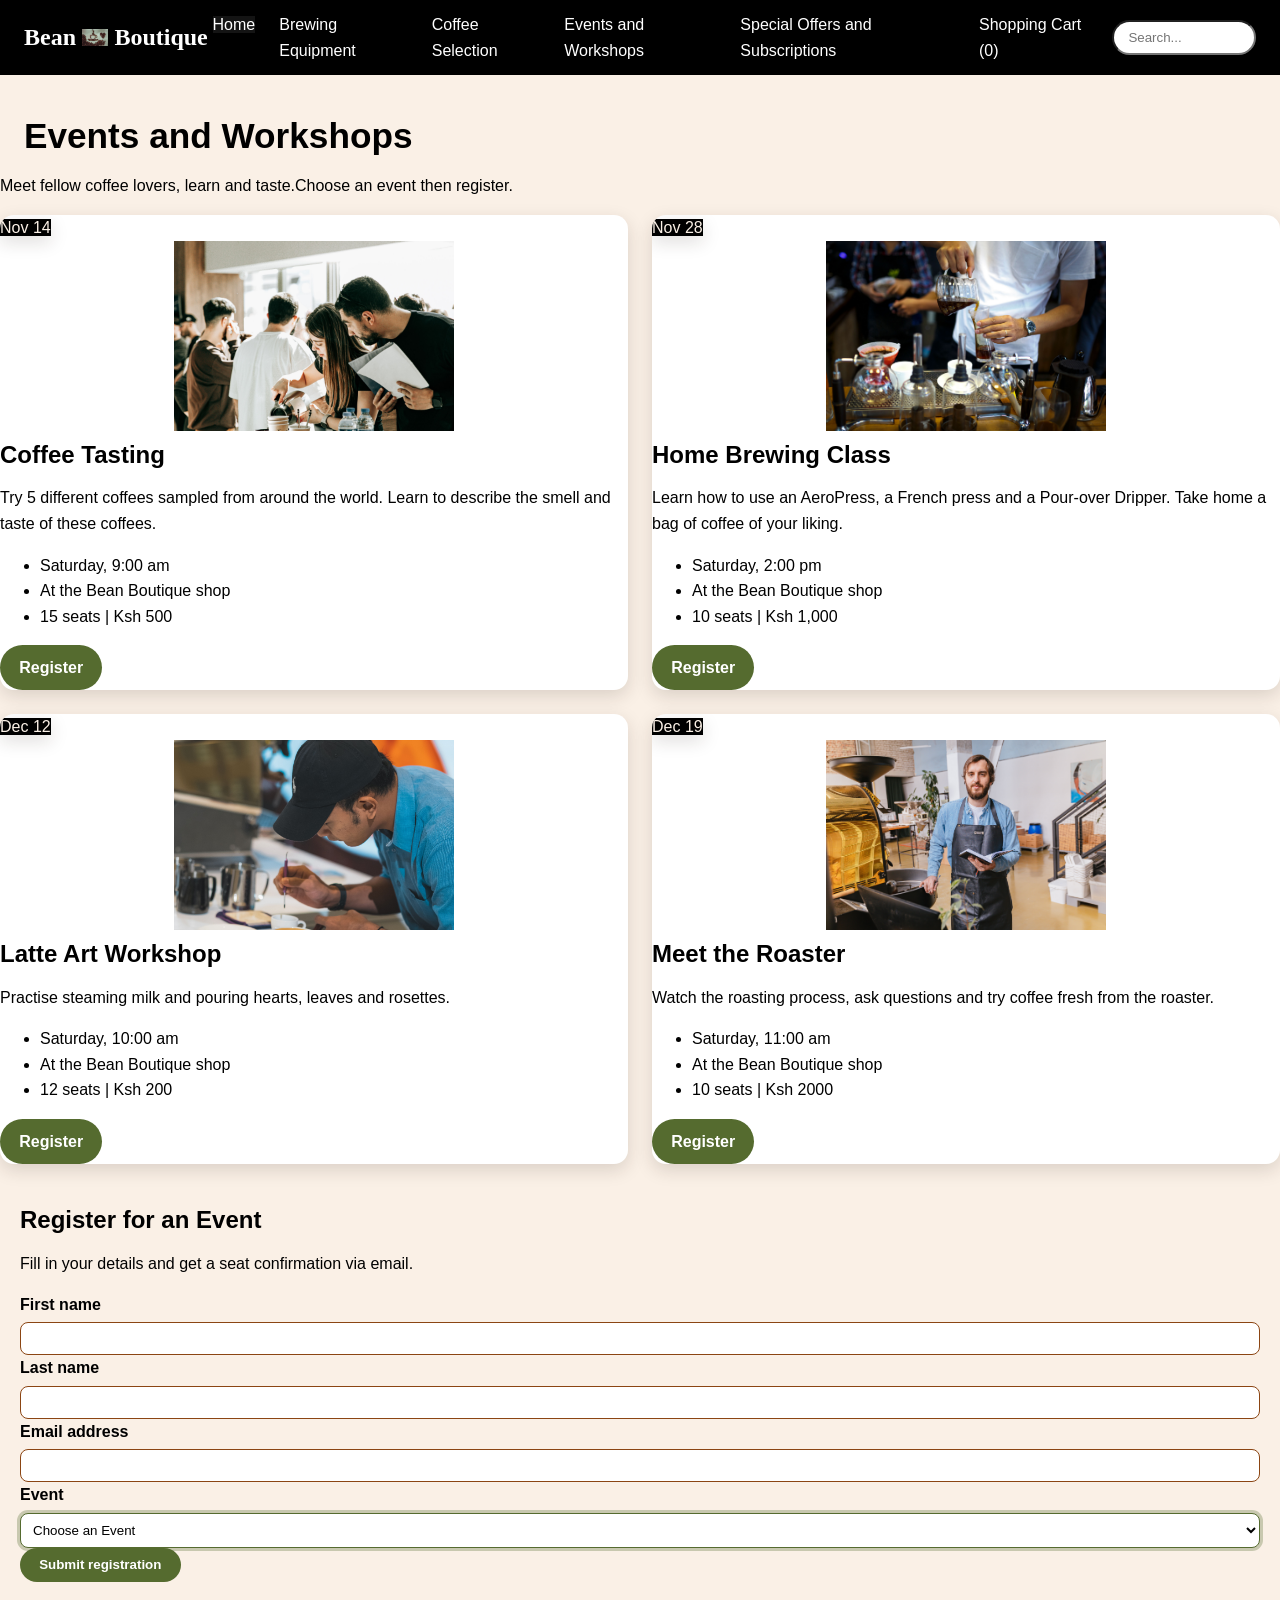
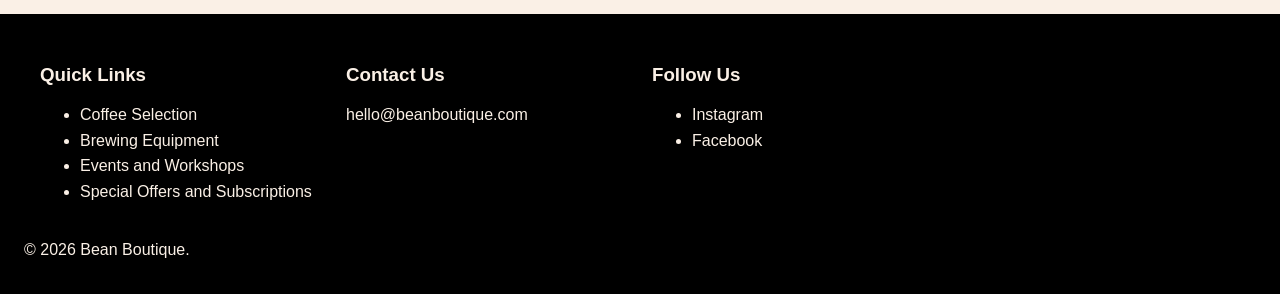
<file: events_workshops.html>
<!DOCTYPE html>
<html lang="en">
<head>
    <meta charset="UTF-8">
    <meta name="viewport" content="width=device-width, initial-scale=1.0">
    <meta name="description" content="Our upcoming brewing classes, coffee tasting and meet-the-roaster at Bean Boutique shop. Register online.">
    <title>Events and Workshops | Bean Boutique</title>
    <link rel="stylesheet" href="style.css">
    <script src="main.js" defer></script>
</head>
<body>

    <header class="site-header">
    <a class="logo" href="index.html" aria-label="Bean Boutique home">
        Bean
       <img class="logo-bean" src="Images/coffee_bean.jpg" alt="">
        Boutique
    </a>

    <button class="menu-toggle" id="menuToggle" aria-expanded="false" aria-controls="mainNav">Menu</button>

    <!--This is the main navigation bar containing the links to the 6 pages-->
    <nav id="mainNav" class="main-nav" aria-label="Main navigation">
        <ul>
            <!--The "current" class has been used to highlight the page on which the visitor is on-->
            <li><a href=" index.html " class="current" aria-current="page">Home</a></li>
            <li><a href="brewing_equipment.html">Brewing Equipment</a></li>
            <li><a href="coffee_selection.html">Coffee Selection</a></li>
            <li><a href="events_workshops.html">Events and Workshops</a></li>
            <li><a href="offers_subscriptions.html">Special Offers and Subscriptions</a></li>
            <li><a href="shopping_cart.html">Shopping Cart (<span id="cartCount">0</span>)</a></li>
        </ul>
    </nav>

    <!--This is division class is an on-page search box-->
    <div class="search-box">
        <label for="pageSearch" class="visually-hidden">Search</label>
        <input type="search" id="pageSearch" placeholder="Search...">
    </div>
</header>

<main>

<!--The main content of the events page-->
    <h1 class="page-title">Events and Workshops</h1>
    <p class="page-intro">Meet fellow coffee lovers, learn and taste.Choose an event then register.</p>

    <!--A list of our upcoming events-->
    <div class="Our Upcoming Events">
        <div class="grid grid-2">

        <!--The coffee tasting event-->
        <article class="event-card">
            <time class="date-badge" datetime="2026-11-14">
                <span class="month">Nov</span>
                <span class="day">14</span>
            </time>
            <img src="Images/coffee_tasting.jpg" alt="People coffee tasting at Bean Boutique">
            <div class="info">
                <h2>Coffee Tasting</h2>
                <p>Try 5 different coffees sampled from around the world. Learn to describe the smell and taste of these coffees.</p>
                <ul>
                    <li>Saturday, 9:00 am</li>
                    <li>At the Bean Boutique shop</li>
                    <li>15 seats | Ksh 500</li>
                </ul>
                <a class="btn register-btn" href="#register" data-event="Coffee Tasting Session">Register</a>
            </div>
        </article>


        <!--The brewing class event-->
        <article class="event-card">
            <time class="date-badge" datetime="2026-11-28">
                <span class="month">Nov</span>
                <span class="day">28</span>
            </time>
            <img src="Images/brewing-class.jpg" alt="A barista leading a brewing class">
            <div class="info">
                <h2>Home Brewing Class</h2>
                <p>Learn how to use an AeroPress, a French press and a Pour-over Dripper. Take home a bag of coffee of your liking.</p>
                <ul>
                    <li>Saturday, 2:00 pm</li>
                    <li>At the Bean Boutique shop</li>
                    <li>10 seats | Ksh 1,000</li>
                </ul>
                <a class="btn register-btn" href="#register" data-event="Home Brewing Session" >Register</a>
            </div>
        </article>


        <!--Learning latte class event-->
        <article class="event-card">
            <time class="date-badge" datetime="2026-12-12">
                <span class="month">Dec</span>
                <span class="day">12</span>
            </time>
            <img src="Images/latte-art.jpg" alt="A barista leading a latte art class">
            <div class="info">
                <h2>Latte Art Workshop</h2>
                <p>Practise steaming milk and pouring hearts, leaves and rosettes.</p>
                <ul>
                    <li>Saturday, 10:00 am</li>
                    <li>At the Bean Boutique shop</li>
                    <li>12 seats | Ksh 200</li>
                    </ul>
                <a class="btn register-btn" href="#register" data-event="Latte art Session" >Register</a>
            </div>
        </article>


        <!--Meet-the-roaster event-->
        <article class="event-card">
            <time class="date-badge" datetime="2026-12-19">
                <span class="month">Dec</span>
                <span class="day">19</span>
            </time>
            <img src="Images/meet-the-roaster.jpg" alt="A coffee roaster talking">
            <div class="info">
                <h2>Meet the Roaster</h2>
                <p>Watch the roasting process, ask questions and try coffee fresh from the roaster.</p>
                <ul>
                    <li>Saturday, 11:00 am</li>
                    <li>At the Bean Boutique shop</li>
                    <li>10 seats | Ksh 2000</li>
                </ul>
                <a class="btn register-btn" href="#register" data-event="Meet the Roaster" >Register</a>
            </div>
        </article>
    </div>
    <p class="no-results" id="noResults" hidden>No event found.</p>
    </div>

    <!--The event registration form-->
    <section class="section section-alt" id="register">
        <h2>Register for an Event</h2>
        <p>Fill in your details and get a seat confirmation via email.</p>
        <form class="form register-form" action="mailto:events@beanboutique.com" method="post" enctype="text/plain">
            <div class="form-row">
                <div class="form-field">
                    <label for="firstName">First name</label>
                    <input type="text" id="firstName" name="first_name" autocomplete="given-name" required>
                </div>
                <div class="form-field">
                    <label for="lastName">Last name</label>
                    <input type="text" id="lastName" name="last_name" autocomplete="family-name" required>
                </div>
            </div>

            <div class="form-field">
                <label for="regEmail">Email address</label>
                <input type="email" id="regEmail" name="email" autocomplete="email" required>
            </div>

            <div class="form-field">
                <label for="eventChoice">Event</label>
                <select name="event" id="eventChoice" required>
                    <option value="">Choose an Event</option>
                    <option>Coffee Tasting</option>
                    <option>Meet the Roaster</option>
                    <option>Home Brewing</option>
                    <option>Latte Art Workshop</option>
                </select>
            </div>

            <button type="submit" class="btn">Submit registration</button>
        </form>
    </section>

</main>


<!--Footer-->
<footer class="site-footer">
    <div class="footer-grid">
        <!--Column 1 with quick links to the other pages-->
        <div>
            <h3>Quick Links</h3>
            <ul>
                <li><a href="coffee_selection.html">Coffee Selection</a></li>
                <li><a href="brewing_equipment.html">Brewing Equipment</a></li>
                <li><a href="events_workshops.html">Events and Workshops</a></li>
                <li><a href="offers_subscriptions.html">Special Offers and Subscriptions</a></li>
            </ul>
        </div>

        <!--Column 2 with Bean Boutique's Contact Details-->
        <div>
            <h3>Contact Us</h3>
            <p>hello@beanboutique.com</p>
        </div>

        <!--Column 3 with Social Media Links-->
        <div>
            <h3>Follow Us</h3>
            <ul>
                <li><a href="#beanboutique">Instagram</a></li>
                <li><a href="#beanboutique">Facebook</a></li>
            </ul>
        </div>
    </div>
    <p>&copy; 2026 Bean Boutique.</p>
</footer>
</body>
</html>
</file>
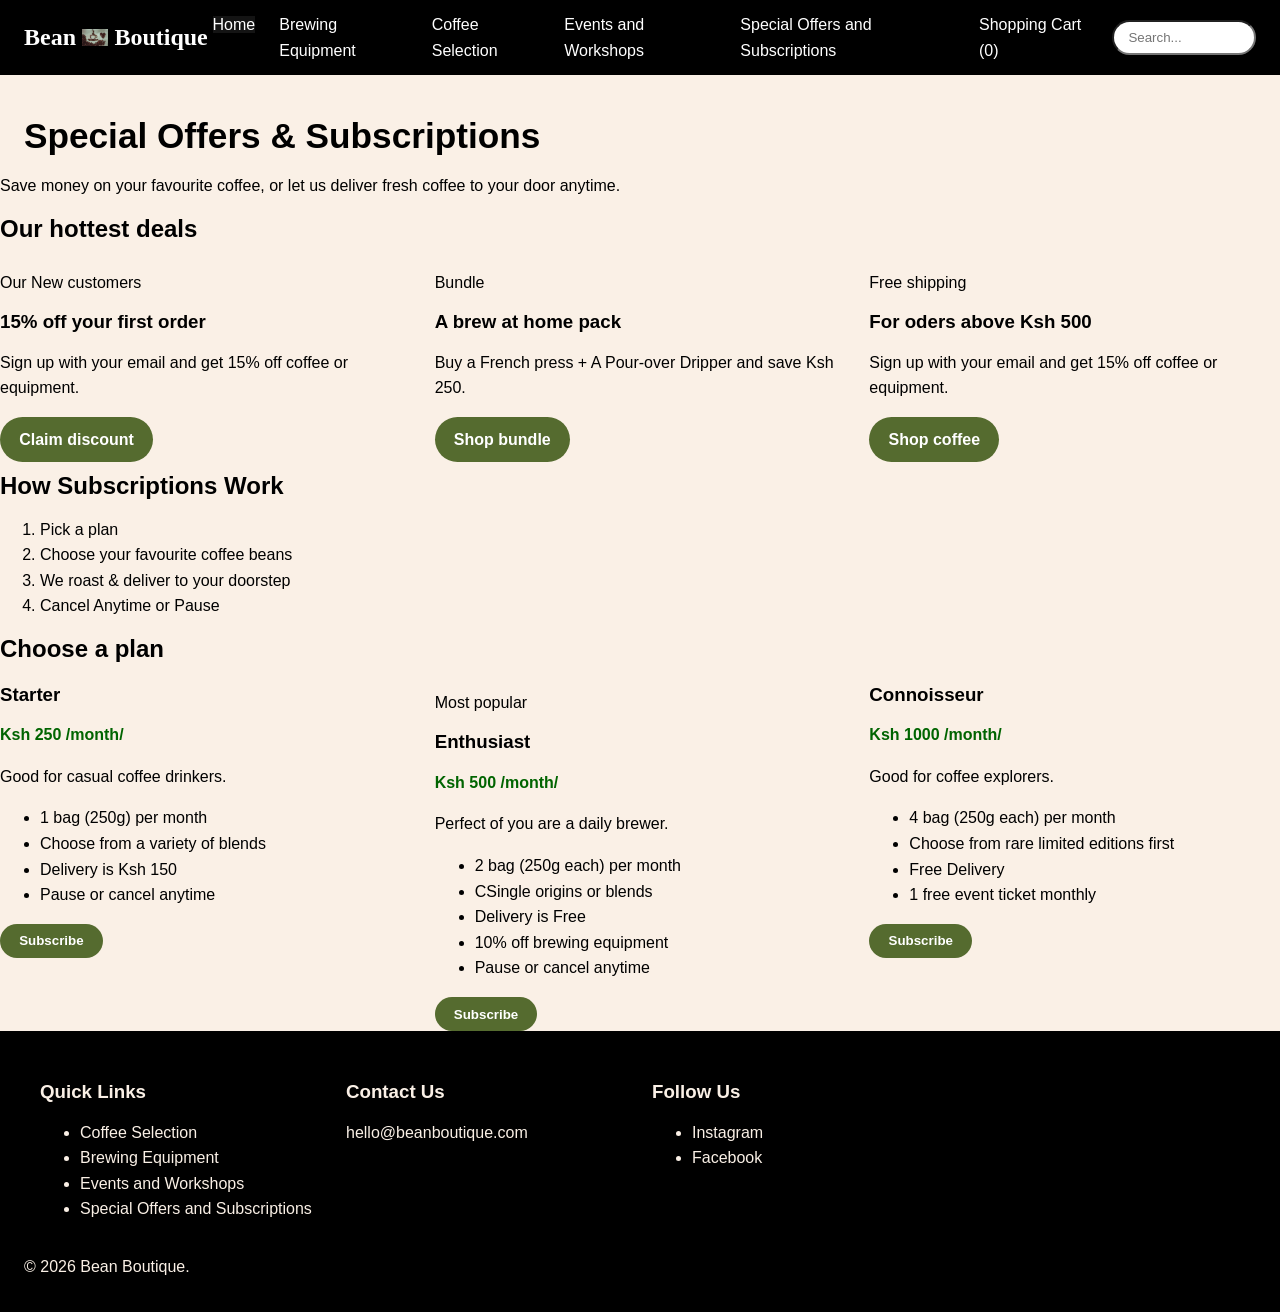
<file: offers_subscriptions.html>
<!DOCTYPE html>
<html lang="en">
<head>
    <meta charset="UTF-8">
    <meta name="viewport" content="width=device-width, initial-scale=1.0">
    <meta name="description" content="Special offers and coffee subscription plans from Bean Boutique.">
    <title>Special Offers and Subscriptions | Bean Boutique</title>
    <link rel="stylesheet" href="style.css">
    <script src="main.js" defer></script>
</head>
<body>

    <header class="site-header">
    <a class="logo" href="index.html" aria-label="Bean Boutique home">
        Bean
       <img class="logo-bean" src="Images/coffee_bean.jpg" alt="">
        Boutique
    </a>

    <button class="menu-toggle" id="menuToggle" aria-expanded="false" aria-controls="mainNav">Menu</button>

    <!--This is the main navigation bar containing the links to the 6 pages-->
    <nav id="mainNav" class="main-nav" aria-label="Main navigation">
        <ul>
            <!--The "current" class has been used to highlight the page on which the visitor is on-->
            <li><a href=" index.html " class="current" aria-current="page">Home</a></li>
            <li><a href="brewing_equipment.html">Brewing Equipment</a></li>
            <li><a href="coffee_selection.html">Coffee Selection</a></li>
            <li><a href="events_workshops.html">Events and Workshops</a></li>
            <li><a href="offers_subscriptions.html">Special Offers and Subscriptions</a></li>
            <li><a href="shopping_cart.html">Shopping Cart (<span id="cartCount">0</span>)</a></li>
        </ul>
    </nav>

    <!--This is division class is an on-page search box-->
    <div class="search-box">
        <label for="pageSearch" class="visually-hidden">Search</label>
        <input type="search" id="pageSearch" placeholder="Search...">
    </div>
</header>


<main>
   <!--The page heading--> 
   <h1 class="page-title">Special Offers & Subscriptions</h1>
   <p class="page-intro">Save money on your favourite coffee, or let us deliver fresh coffee to your door anytime.</p>

   <!--Section 1: Special offers and promotions-->
    <section class="offers">
        <h2>Our hottest deals</h2>
        <div class="grid grid-3">

            <!--First offer-->
            <article class="offer-card">
                <p class="label">Our New customers</p>
                <h3>15% off your first order</h3>
                <p>Sign up with your email and get 15% off coffee or equipment.</p>
                <a href="index.html" class="btn">Claim discount</a>
            </article>

        <!--Second offer-->
            <article class="offer-card">
                <p class="label">Bundle</p>
                <h3>A brew at home pack</h3>
                <p>Buy a French press + A Pour-over Dripper and save Ksh 250.</p>
                <a href="brewing_equipment.html" class="btn">Shop bundle</a>
        </article>

        <!--Third offer-->
            <article class="offer-card">
                <p class="label">Free shipping</p>
                <h3>For oders above Ksh 500</h3>
                <p>Sign up with your email and get 15% off coffee or equipment.</p>
                <a href="coffee_selection.html" class="btn">Shop coffee</a>
            </article>
        </div>
    </section>

  <!--How the subscriptions work-->  
  <section class="how-it-works">
    <h2>How Subscriptions Work</h2>
    <ol>
        <li>Pick a plan</li>
        <li>Choose your favourite coffee beans</li>
        <li>We roast & deliver to your doorstep</li>
        <li>Cancel Anytime or Pause</li>
    </ol>
  </section>

  <!--The available subscription plans-->
  <section class="plans">
    <h2>Choose a plan</h2>
    <div class="grid grid-3">

        <!--The starter plan-->
        <article class="plan-card">
            <h3>Starter</h3>
            <p class="price">Ksh 250 <span>/month/</span></p>
            <p>Good for casual coffee drinkers.</p>
            <ul>
                <li>1 bag (250g) per month</li>
                <li>Choose from a variety of blends</li>
                <li>Delivery is Ksh 150</li>
                <li>Pause or cancel anytime</li>
            </ul>

            <button class="btn add-to-cart" data-name="Starter Subscription" data-price="250">Subscribe</button>
        </article>


        <!--The enthusiast plan-->
        <article class="plan-card featured">
            <p class="badge">Most popular</p>
            <h3>Enthusiast</h3>
            <p class="price">Ksh 500 <span>/month/</span></p>
            <p>Perfect of you are a daily brewer.</p>
            <ul>
                <li>2 bag (250g each) per month</li>
                <li>CSingle origins or blends</li>
                <li>Delivery is Free</li>
                <li>10% off brewing equipment</li>
                <li>Pause or cancel anytime</li>
            </ul>

            <button class="btn add-to-cart" data-name="Enthusiast Subscription" data-price="500">Subscribe</button>
        </article>


        <!--The connoisseur plan-->
        <article class="plan-card">
            <h3>Connoisseur</h3>
            <p class="price">Ksh 1000 <span>/month/</span></p>
            <p>Good for coffee explorers.</p>
            <ul>
                <li>4 bag (250g each) per month</li>
                <li>Choose from rare limited editions first</li>
                <li>Free Delivery</li>
                <li>1 free event ticket monthly</li>
            </ul>

            <button class="btn add-to-cart" data-name="Connoisseur Subscription" data-price="250">Subscribe</button>
        </article>
    </div>

    <p class="no-results" id="noResults" hidden>No matches found. Try another word.</p>
  </section>
</main>


<!--Footer-->
<footer class="site-footer">
    <div class="footer-grid">
        <!--Column 1 with quick links to the other pages-->
        <div>
            <h3>Quick Links</h3>
            <ul>
                <li><a href="coffee_selection.html">Coffee Selection</a></li>
                <li><a href="brewing_equipment.html">Brewing Equipment</a></li>
                <li><a href="events_workshops.html">Events and Workshops</a></li>
                <li><a href="offers_subscriptions.html">Special Offers and Subscriptions</a></li>
            </ul>
        </div>

        <!--Column 2 with Bean Boutique's Contact Details-->
        <div>
            <h3>Contact Us</h3>
            <p>hello@beanboutique.com</p>
        </div>

        <!--Column 3 with Social Media Links-->
        <div>
            <h3>Follow Us</h3>
            <ul>
                <li><a href="#beanboutique">Instagram</a></li>
                <li><a href="#beanboutique">Facebook</a></li>
            </ul>
        </div>
    </div>
    <p>&copy; 2026 Bean Boutique.</p>
</footer>
    
</body>
</html>
</file>
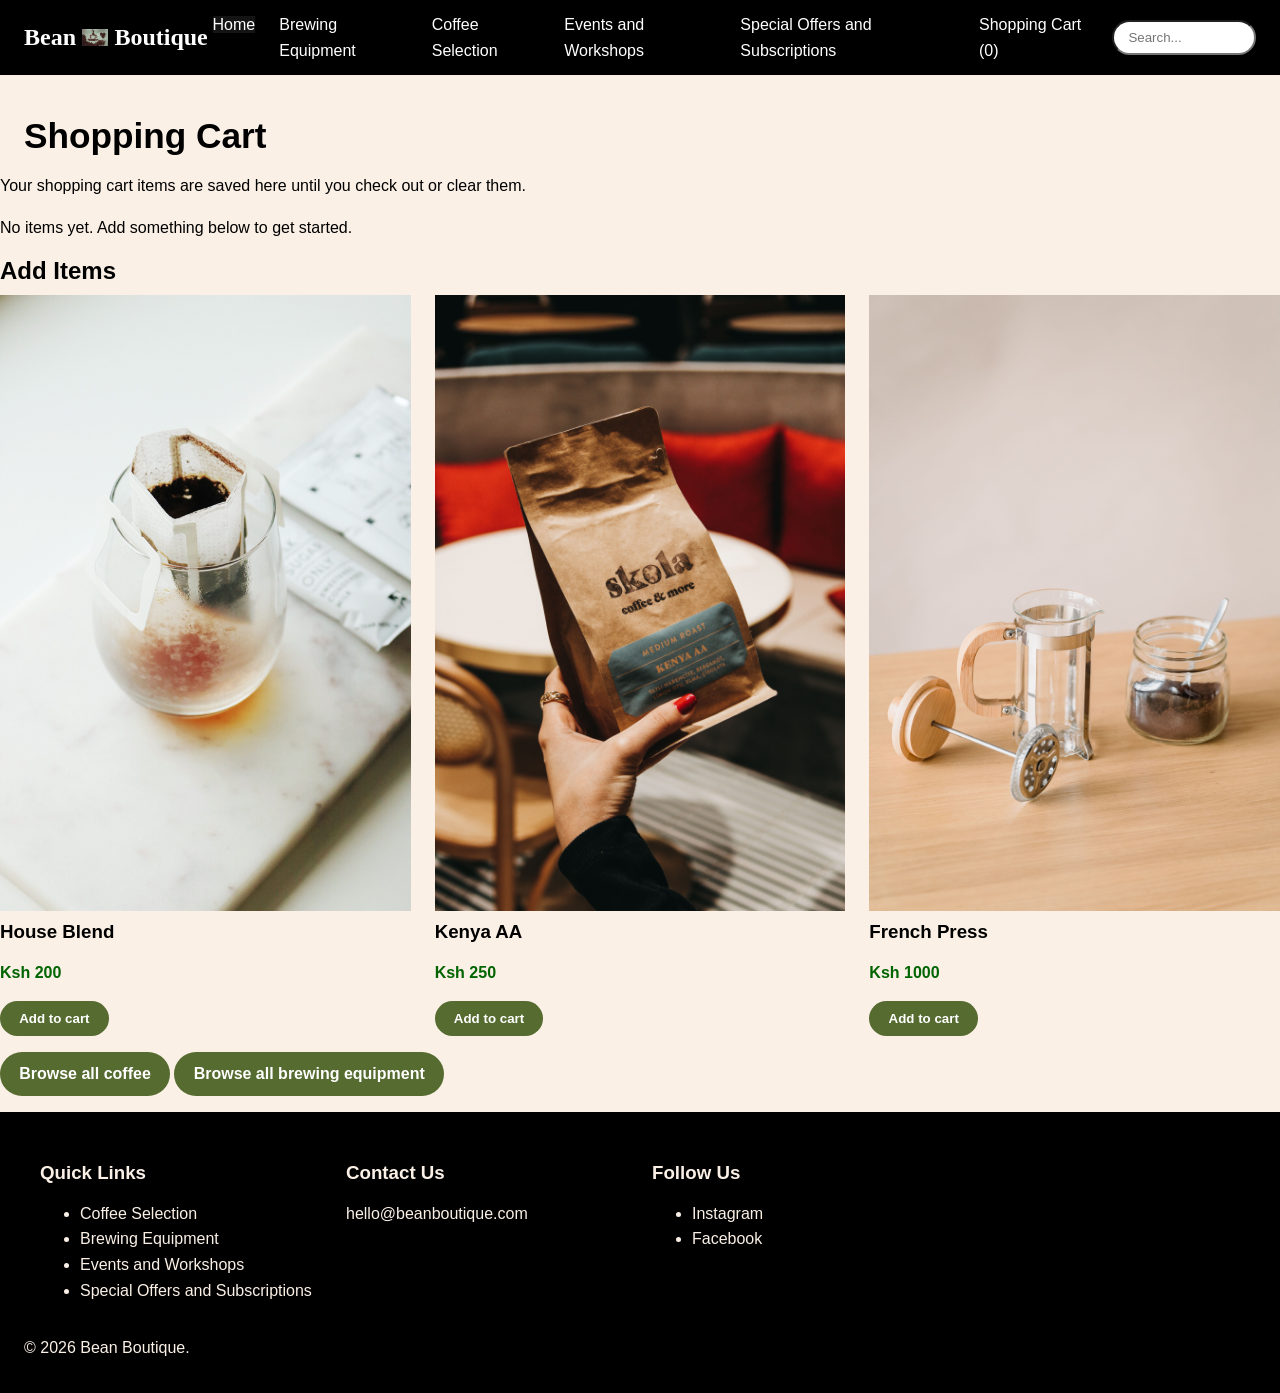
<file: shopping_cart.html>
<!DOCTYPE html>
<html lang="en">
<head>
    <meta charset="UTF-8">
    <meta name="viewport" content="width=device-width, initial-scale=1.0">
    <meta name="description" content="Your Bean Boutique Shopping Cart">
    <title>Shopping Cart | Bean Boutique</title>
    <link rel="stylesheet" href="style.css">
    <script src="main.js" defer></script>
</head>
<body>

    <header class="site-header">
    <a class="logo" href="index.html" aria-label="Bean Boutique home">
        Bean
       <img class="logo-bean" src="Images/coffee_bean.jpg" alt="">
        Boutique
    </a>

    <button class="menu-toggle" id="menuToggle" aria-expanded="false" aria-controls="mainNav">Menu</button>

    <!--This is the main navigation bar containing the links to the 6 pages-->
    <nav id="mainNav" class="main-nav" aria-label="Main navigation">
        <ul>
            <!--The "current" class has been used to highlight the page on which the visitor is on-->
            <li><a href=" index.html " class="current" aria-current="page">Home</a></li>
            <li><a href="brewing_equipment.html">Brewing Equipment</a></li>
            <li><a href="coffee_selection.html">Coffee Selection</a></li>
            <li><a href="events_workshops.html">Events and Workshops</a></li>
            <li><a href="offers_subscriptions.html">Special Offers and Subscriptions</a></li>
            <li><a href="shopping_cart.html">Shopping Cart (<span id="cartCount">0</span>)</a></li>
        </ul>
    </nav>

    <!--This is division class is an on-page search box-->
    <div class="search-box">
        <label for="pageSearch" class="visually-hidden">Search</label>
        <input type="search" id="pageSearch" placeholder="Search...">
    </div>
</header>

<main>
    <h1 class="page-title">Shopping Cart</h1>
    <p class="page-intro">Your shopping cart items are saved here until you check out or clear them.</p>

    <!--Shopping cart items-->
    <div class="cart-section">

        <!--A message showing the cart is empty-->

        <div class="cart-empty" id="cartEmpty">
            <p>No items yet. Add something below to get started.</p>
        </div>

        <!--A shopping cart table showing where items exist-->
        <div class="cart-wrap">
            <table class="cart-table" id="cartTable" hidden>
                <caption class="visually-hidden">Items in your shopping cart</caption>
                <thead>
                    <tr>
                        <th>Product</th>
                        <th>Price</th>
                        <th>Quantity</th>
                        <th>Total</th>
                        <th>Remove</th>
                    </tr>
                </thead>
                <tbody id="cartItems"></tbody>
            </table>
        </div>

        <!--A summary of the shopping cart-->
        <div class="cart-summary" id="cartSummary" hidden>
            <p class="cart-total">Total: <strong id="cartTotal">Ksh 0.00</strong></p>
            <div class="cart-actions">
                <button type="button" class="btn btn-light" id="clearCart">Clear</button>
                <button type="button" class="btn" id="checkoutBtn">Checkout</button>
            </div>
        </div>

        <!--The shopping cart checkout message-->
        <p class="checkout-message" id="checkoutMessage" role="status"></p>
    </div>

    <!--Adding products to the shopping cart-->
    <section class="add-products">
        <h2>Add Items</h2>
        <div class="grid grid-3">

            <!--House Blend coffee-->
            <article class="product-card">
                <img src="Images/blend_bag.jpg" alt="House Blend coffee bag">
                <div class="info">
                    <h3>House Blend</h3>
                    <p class="price">Ksh 200</p>
                    <button class="btn add-to-cart" data-name="House Blend" data-price="200">Add to cart</button>
                </div>
            </article>


            <!--Kenya AA coffee-->
            <article class="product-card">
                <img src="Images/Kenya_AA.jpg" alt="Kenya AA coffee bag">
                <div class="info">
                    <h3>Kenya AA</h3>
                    <p class="price">Ksh 250</p>
                    <button class="btn add-to-cart" data-name="Kenya AA" data-price="250">Add to cart</button>
                </div>
            </article>


            <!--A French Press-->
            <article class="product-card">
                <img src="Images/french_press.jpg" alt="A Glass French press">
                <div class="info">
                    <h3>French Press</h3>
                    <p class="price">Ksh 1000</p>
                    <button class="btn add-to-cart" data-name="French Press" data-price="1000">Add to cart</button>
                </div>
            </article>
        </div>

        <!--Links to full coffee and brewing equipment catalogues-->
        <p class="keep-shopping">
            <a href="coffee_selection.html" class="btn">Browse all coffee</a>
            <a href="brewing_equipment.html" class="btn">Browse all brewing equipment</a>
        </p>
    </section>
</main>
    

<!--Footer-->
<footer class="site-footer">
    <div class="footer-grid">
        <!--Column 1 with quick links to the other pages-->
        <div>
            <h3>Quick Links</h3>
            <ul>
                <li><a href="coffee_selection.html">Coffee Selection</a></li>
                <li><a href="brewing_equipment.html">Brewing Equipment</a></li>
                <li><a href="events_workshops.html">Events and Workshops</a></li>
                <li><a href="offers_subscriptions.html">Special Offers and Subscriptions</a></li>
            </ul>
        </div>

        <!--Column 2 with Bean Boutique's Contact Details-->
        <div>
            <h3>Contact Us</h3>
            <p>hello@beanboutique.com</p>
        </div>

        <!--Column 3 with Social Media Links-->
        <div>
            <h3>Follow Us</h3>
            <ul>
                <li><a href="#beanboutique">Instagram</a></li>
                <li><a href="#beanboutique">Facebook</a></li>
            </ul>
        </div>
    </div>
    <p>&copy; 2026 Bean Boutique.</p>
</footer>
</body>
</html>
</file>
<file: style.css>
/* Bean Boutique style sheet*/

/*Colours and Font for the Bean Boutique website*/
:root {
  --espresso: black; /* For the footer and header*/
  --roast: saddlebrown; /* For the banner and the labels */
  --foam: linen; /* For the Bean Boutique page background */
  --sage: darkolivegreen; /* For the buttons */
  --sage-dark: darkgreen; /* For the button hover and the prices */
  --ink: black; /* For the text */
  --white: white;

  /* Round corners and shadow softens the website look */
  --radius: 14px;
  --shadow: 0 6px 18px rgba(43, 27, 20, 0.15);
  --shadow-hover: 0 12px 28px rgba(43, 27, 20, 0.25);
  /* I chose a simple font for the body and an elegant font for the headings */

  --font-head: Georgia, "Times New Roman" serif;
  --font-body: "Segoe UI", Roboto, Arial, sans-serif;
}

/* This base style resets everything in the Bean Boutique website so that they feel consistent */
* {box-sizing: border-box;}

/* Basic Bean Boutique page setup */
body {
  font-family: var(--font-body);
  margin: 0;
  padding: 0;
  background: var(--foam);
  color: var(--ink);
  line-height: 1.6;
}

/* This style makes sure that images do not overflow */
img {max-width: 100%; display: block;}

/* For the headings with an elegant looking font */
h1, h2, h3 {
  font-family: var(--font-head);
  line-height: 1.2;
  margin: 10px 0;
}

/* For the page links so that they blend in with everything naturally */
a {
  color: inherit;
  text-decoration: none;
}

/* This style caters for accessibility with clear, focused outlines */
:focus-visible {outline: 3px solid var(--sage); outline-offset: 2px;}

/* This style is for elements that are hidden, for example cart items which stay hidden */
[hidden] {display: none  !important;}

/* This style is for scrren reader texts */
.visually-hidden {
  position: absolute;
  width: 1px;
  height: 1px;
  overflow: hidden;
}

a:hover {
  text-decoration: underline;
}

/* For the header and navigation. The header is sticky so that it can always stay visible */
.site-header {
  position: sticky;
  top: 0;
  background: var(--espresso);
  color: white;
  padding: 0.75rem 1.5rem;
  display: flex;
  justify-content: space-between;
  align-items: center;
  gap: 1rem;
}

/* The logo of my website is Bean Boutique, with coffee beans in the middle of bean and boutique */
.logo {
  display: flex; /* This puts the bean image and the text in one row */
  align-items: center;
  gap: 0.4rem;
  font-family: Georgia, 'Times New Roman', serif;
  font-weight: bold;
  font-size: 1.5rem;
  text-decoration: none;
}

.logo-bean {
  width: 1.6rem;
  height: 1.6rem;
  object-fit: contain;
  transition: transform 0.4s ease;

}

.logo:hover .logo-bean {
  transform: rotate(20deg);
}

.bean-body {fill: darkolivegreen;}
.bean-crease {
  fill: none;
  stroke: black;
  stroke-width: 1.6;
  stroke-linecap: round;
}

/* The main navigation menu */

.main-nav {
  margin-left: auto;
}

.main-nav ul {
  list-style: none;
  margin: 0;
  padding: 0;
  display: flex;
  gap: 1.5rem;
}

.main-nav a:hover {
  padding: 8px 12px;
  border-radius: 5px;
}

.main-nav a.current {
  border-bottom-color: var(--sage);
  background: rgba(255, 255, 255, 0.08); /* This style is used to highlights the current page a visitor is on */
  color: white;
}

/* For the buttons */
.btn {
  display: inline-block;
  background: var(--sage);
  color: var(--white);
  border: none;
  padding: 0.6rem 1.2rem;
  cursor: pointer;
  border-radius: 999px;
  transition: background 0.2s, transform 0.2s;
  font-weight: 600;
}

/* This hover effect makes the buttons to pop */

.btn:hover {
  background: var(--sage-dark);
  transform: translateY(-2px);
}

/* This is a light version for the softer sections */

.btn-light {
  background: var(--foam);
  color: var(--espresso);
}

.btn-light:hover {
  background: var(--white);
}

/* On mobile phones, this style shows a toggle button */
.menu-toggle {
  display: none;
  margin-left: auto;
  padding: 0.5rem 1rem;
  border: 1px solid var(--foam);
  border-radius: 8px;
  background: transparent;
  color: var(--foam);
  cursor: pointer;
}

/* This style is for the search box. The search box should expand when it is focused on */
.search-box input {
  width: 9rem;
  padding: 0.5rem 0.9rem;
  border-radius: 999px;
  transition: width 0.4s ease, box-shadow 0.4s ease;
}

.search-box input:focus {
  width: 15rem;
  box-shadow: 0 0 0 3px var(--sage);
}

/* This style is for the sections in the homepage */
.hero {
  position: relative;
  height: 65vh;
  background: var(--roast);
  overflow: hidden;
}

.slide {
  position: absolute;
  inset: 0;
  opacity: 0;
  transition: opacity 0.8s ease;
}

.slide.active {
  opacity: 1;
}

.slide img {
  width: 100%;
  height: 100%;
  object-fit: cover;
}

.slide-text {
  position: absolute;
  left: 8%;
  bottom: 15%;
  max-width: 34rem;
  padding: 1.2rem 1.5rem;
  border-radius: var(--radius);
  background: rgba(0, 0, 0, 0.7);
  color: var(--foam);
}

/* This style is for the cards in my pages. The cards in my webpage look like menu boards with round corners, they lift gently when hovered and they have soft shadows */
.card {
  overflow: hidden;
  border-radius: var(--radius);
  background: var(--white);
  box-shadow: var(--shadow);
  transition: transform 0.25s, box-shadow 0.25s;
}

.card:hover {
  transform: translateY(-6px);
  box-shadow: var(--shadow-hover);
}

.card img {width: 100%;
  height: 190px;
  object-fit: cover;
  background: var(--roast);
}

.card-body {
  padding: 1rem 1.2rem 1.4rem;}

.card-body h3 {margin: 0 0 0.4rem;}

.equipment-card, .coffee-card, .event-card {
  overflow: hidden;
  border-radius: var(--radius);
  background: var(--white);
  box-shadow: var(--shadow);
  transition: transform 0.25s, box-shadow 0.25s;
}

.equipment-card:hover, .coffee-card:hover, .event-card:hover {
  transform: translateY(-6px);
  box-shadow: var(--shadow-hover);
}

.equipment-card img, .coffee-card img, .event-card img {
  width: 100%;
  height: 190px;
  object-fit: cover;
  background: var(--roast);
  max-width: 280px;
  margin: 0 auto;
}

.price {
  font-weight: 700;
  color: var(--sage-dark);
}

/* This style is for the footer of Bean Boutique */
.site-footer {
  padding: 2.5rem 1.5rem 1rem;
  background: var(--espresso);
  color: var(--foam);
}

.footer-grid {
  display: grid;
  grid-template-columns: repeat(4, 1fr);
  gap: 1.5rem;
  max-width: 1200px;
  margin: 0 auto;
}

.footer-grid a:hover {color: var(--sage);}

.copyright {
  margin-top: 2rem;
  text-align: center;
  font-size: 0.85rem;
  opacity: 0.8;
}

/* This style is for modal popup offering visotors a 15% discount for their first visit */
.modal {
  position: fixed;
  inset: 0;
  display: none;
  align-items: flex-start; /* This style centers the modal vertically */
  justify-content: center; /* This style centers the modal horizontally */
  background: rgba(0, 0, 0, 0.6);
}

/* This style opens the modal */
.modal.open{display: flex;}

.modal-box {
  max-width: 26rem;
  padding: 2rem;
  border-radius: var(--radius);
  background: var(--white);
  box-shadow: var(--shadow-hover);
  text-align: center; 
}

.modal-close {
  position: absolute;
  top: 0.6rem;
  right: 0.8rem;
  background: none;
  font-size: 1.8rem;
  cursor: pointer;
}

.modal .logo {
  display: flex;
  justify-content: center;
  align-items: center;
  font-size: 1.4rem;
  font-weight: bold;
  margin-bottom: 1rem;
}

.modal .logo-bean {
  width: 40px;
  height: 40px;
  object-fit: contain;
  margin: 0 0.5rem;
}

/* This style is for all the page headings */
.page-title {
  font-size: 2.2rem;
  margin: 0;
  padding: 2.5rem 1.5rem 0;
}

/* This style covers the shopping cart page */
.cart-wrap {
  background: var(--white);
  box-shadow: var(--shadow);
  border-radius: var(--radius);
}

.cart-table th {
  background: var(--espresso);
  color: var(--foam);
}

.cart-summary {
  display: flex;
  justify-content: space-between;
  margin-top: 1.5rem;
}

.cart-total {
  font-family: var(--font-head);
  font-size: 1.6rem;
}

/* This style is the coffee selection page and the brewing equipment page */
/* The detail boxes are like tasting notes which have been scribbled on cards */
.details {
  border-left: 4px solid var(--sage);
  background: var(--foam);
  border-radius: 0 8px 8px 0;
  padding: 0.8rem;
}


/* This style caters for the events page and the forms */
/* The events card contain date badges just like posters on a wall */
.date-badge {
  background: var(--espresso);
  color: var(--foam);
  box-shadow: var(--shadow);
}

/* This style is for the base grid system */
.grid {
  display: grid;
  gap: 1.5rem;
}

.grid-2 {grid-template-columns: repeat(2, 1fr);}

.grid-3 {grid-template-columns: repeat(3, 1fr);}

.grid-4 {grid-template-columns: repeat(4, 1fr);}

/* The forms are quite simple and welcoming */

.form-field label {
  display: block;
  margin-bottom: 0.3rem;
  font-weight: bold;
}

.form-field input, .form-field textarea, .form-field select {
  width: 100%;
  padding: 8px;
  border: 1px solid saddlebrown;
  border-radius: 8px;
  background: var(--white);
  transition: border-color 0.2s, box-shadow 0.2s;
}

.form-field input:focus,
.form-field textarea:focus,
.form-field select {
  border-color: var(--sage);
  box-shadow: 0 0 0 3px rgba(85, 107, 47, 0.3);
}

/* This style is for special offers and subscriptions page */
.promo {
  border-top: 6px solid var(--sage) ;
  background: var(--white);
  box-shadow: var(--shadow);
}

.tier.featured {border-color: var(--sage);}

.tier-price {
  font-family: var(--font-head);
  font-size: 2.2rem;
  color: var(--roast);
}

.story {
  display: grid;
  grid-template-columns: 1fr 1fr;
  gap: 2rem;
  align-items: center;
}

.story img {
  width: 100%;
  height: 320px;
  object-fit: cover;
}

.section {
  padding: 2rem 1.25rem;
}

.find-us iframe {
  width: 100%;
  height: 350px;
  border: 0;
}

/* This style caters for the websites responsive design so that the Bean Boutique website rearranges itself on phones and tablets */
/* It then displays stacked sections, few columns and a simple layout */
@media (max-width: 900px) {
  .grid-4 {grid-template-columns: repeat(2, 1fr);}
  .grid-3 {grid-template-columns: repeat(2, 1fr);}
  .grid-2 {grid-template-columns: repeat(2, 1fr);}
  .footer-grid {grid-template-columns: repeat(2, 1fr);}
}

@media (max-width: 640px) {
  .menu-toggle {display: block;}
  .main-nav {display: none;}
  .main-nav .open {display: block;}
  .grid-4, .grid-3, .grid-2 {grid-template-columns: 1fr;}
  .story {grid-template-columns: 1fr;}
  
}

@media (prefers-reduced-motion: reduce) {
  *{
    transition: none !important; 
    animation: none !important;
  }
}
</file>
